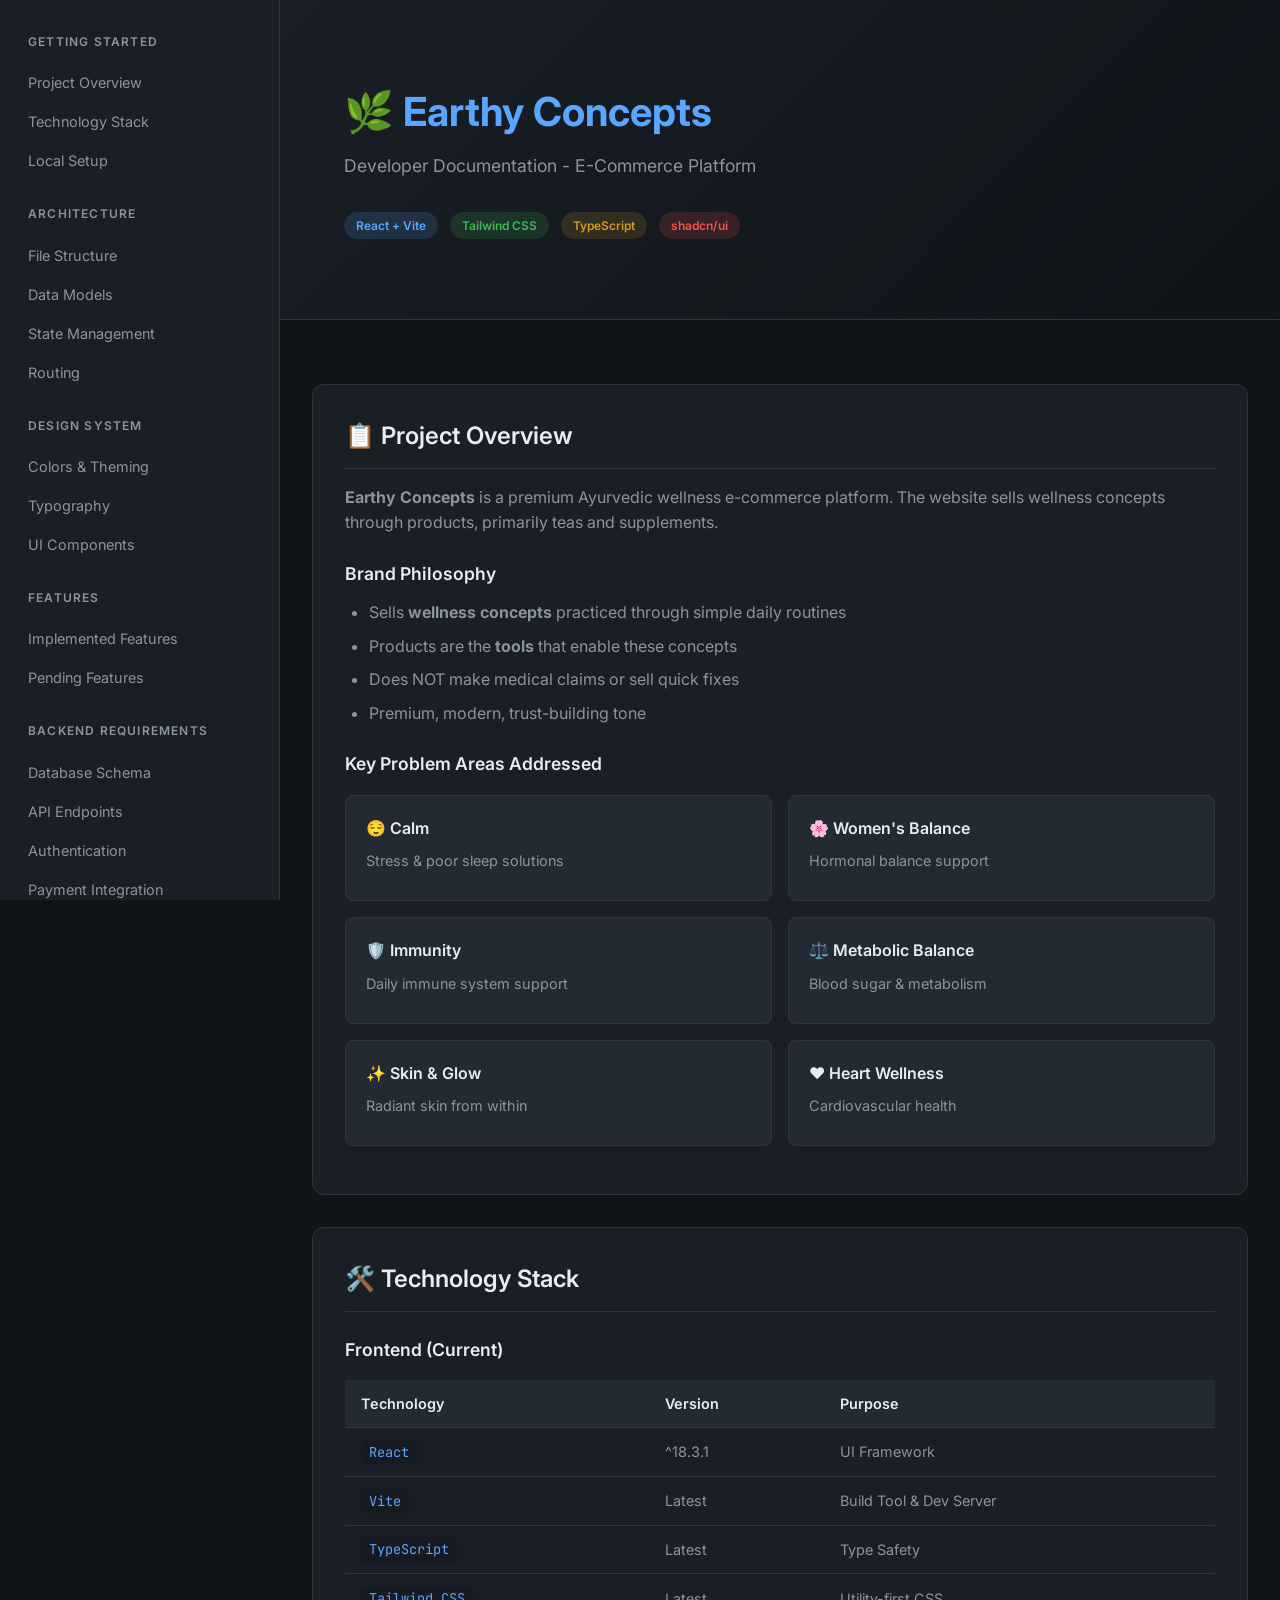
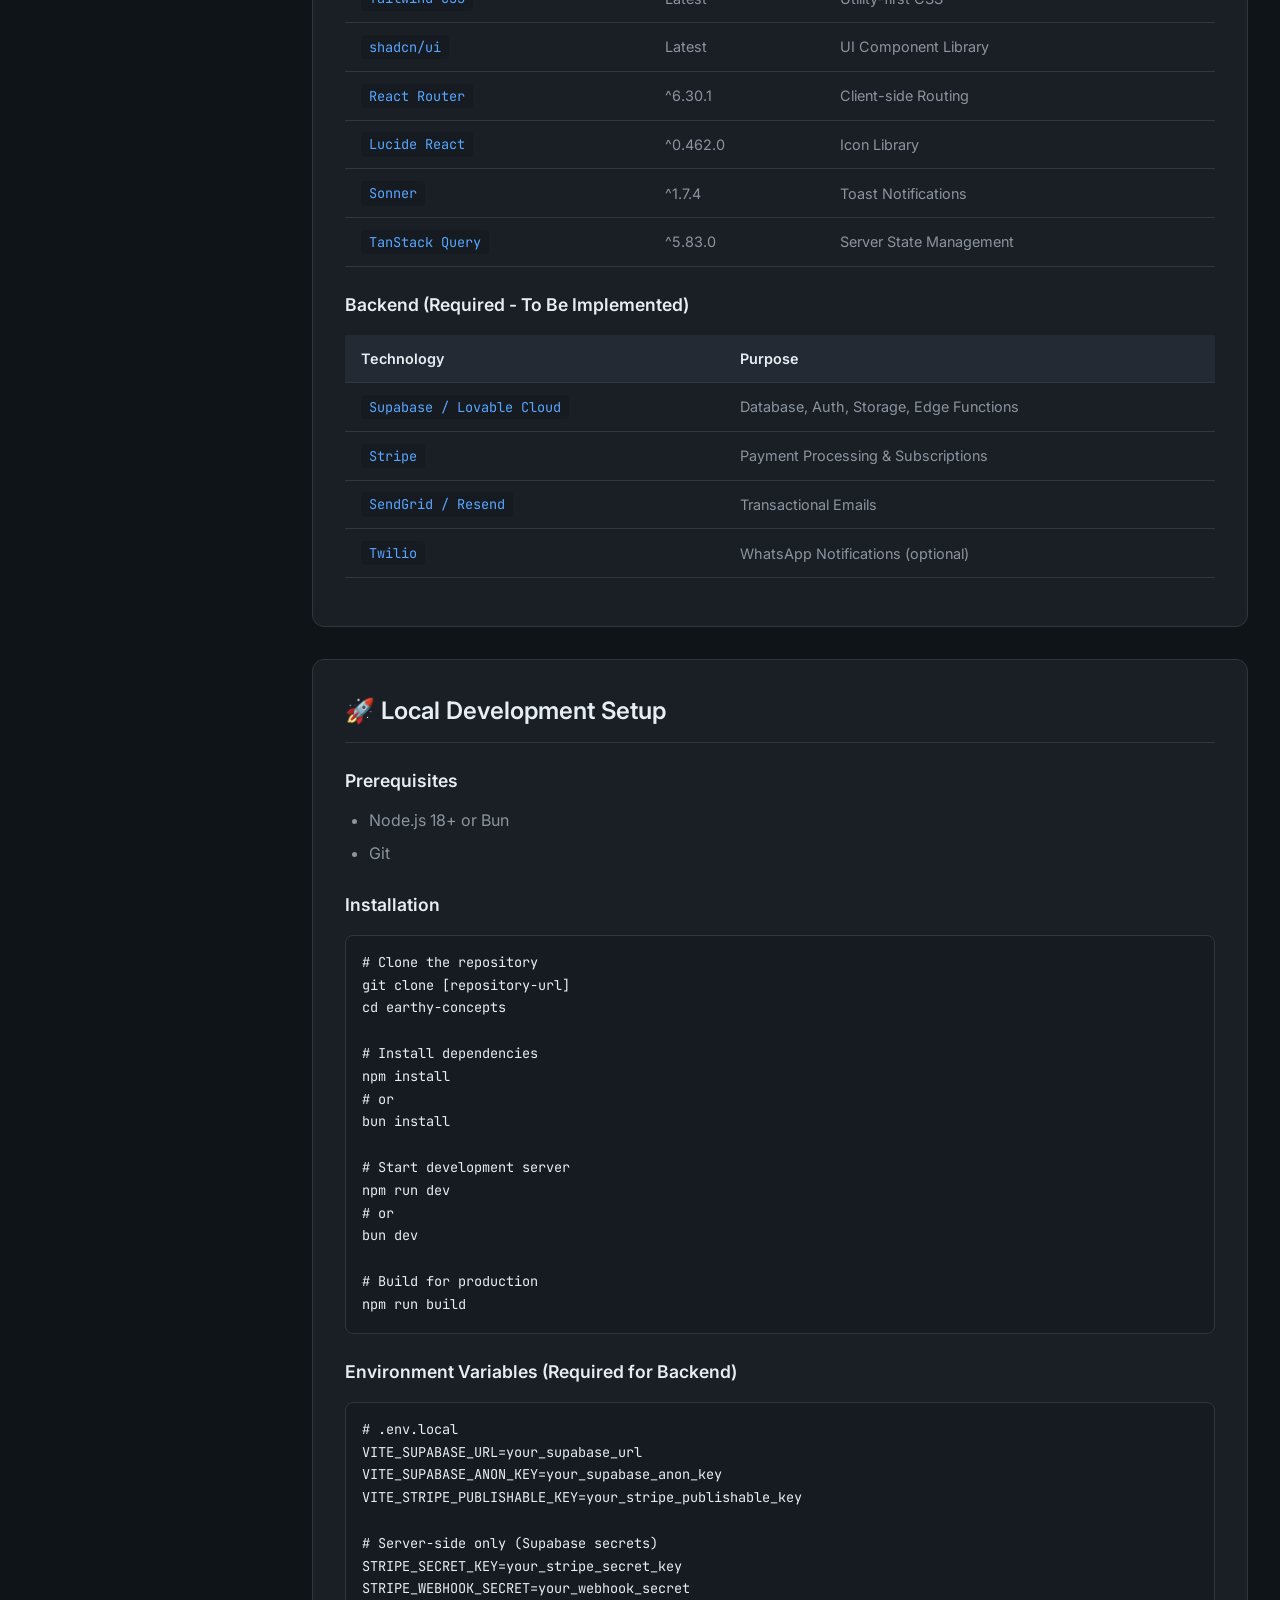
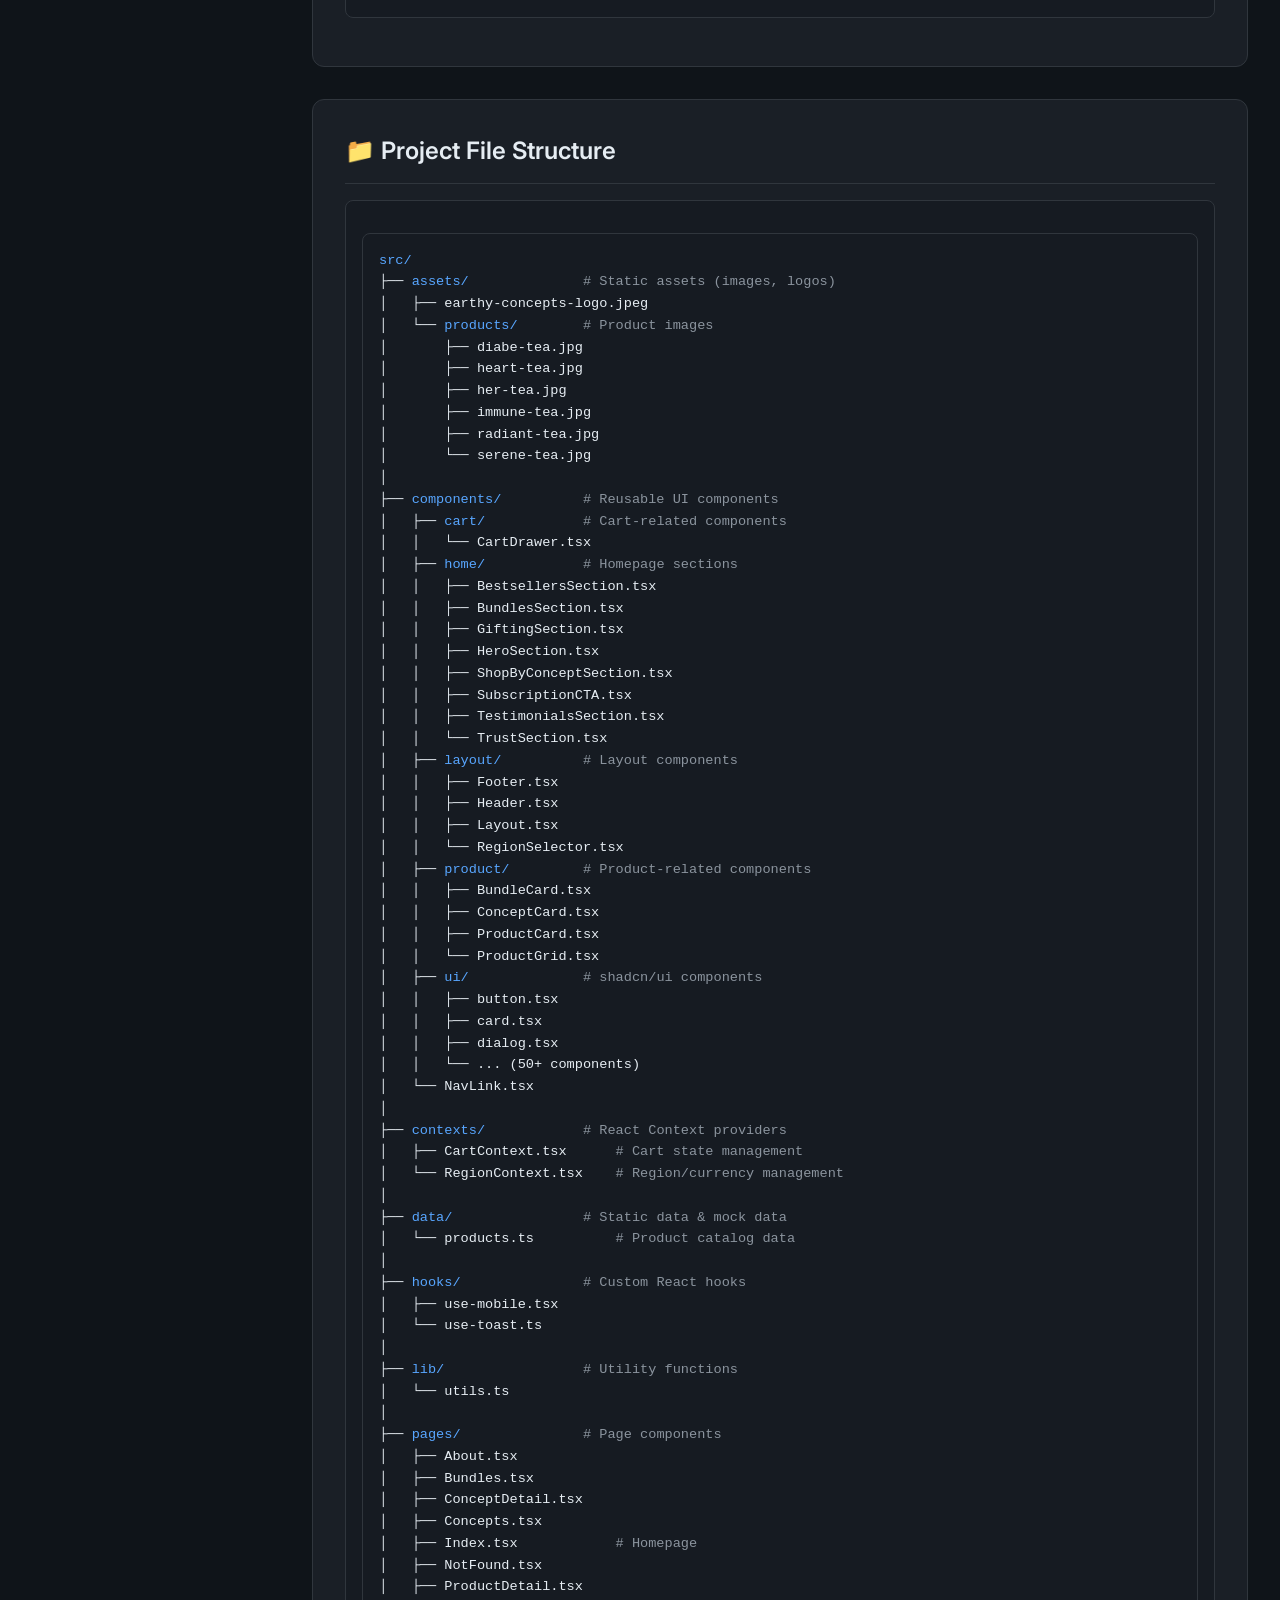
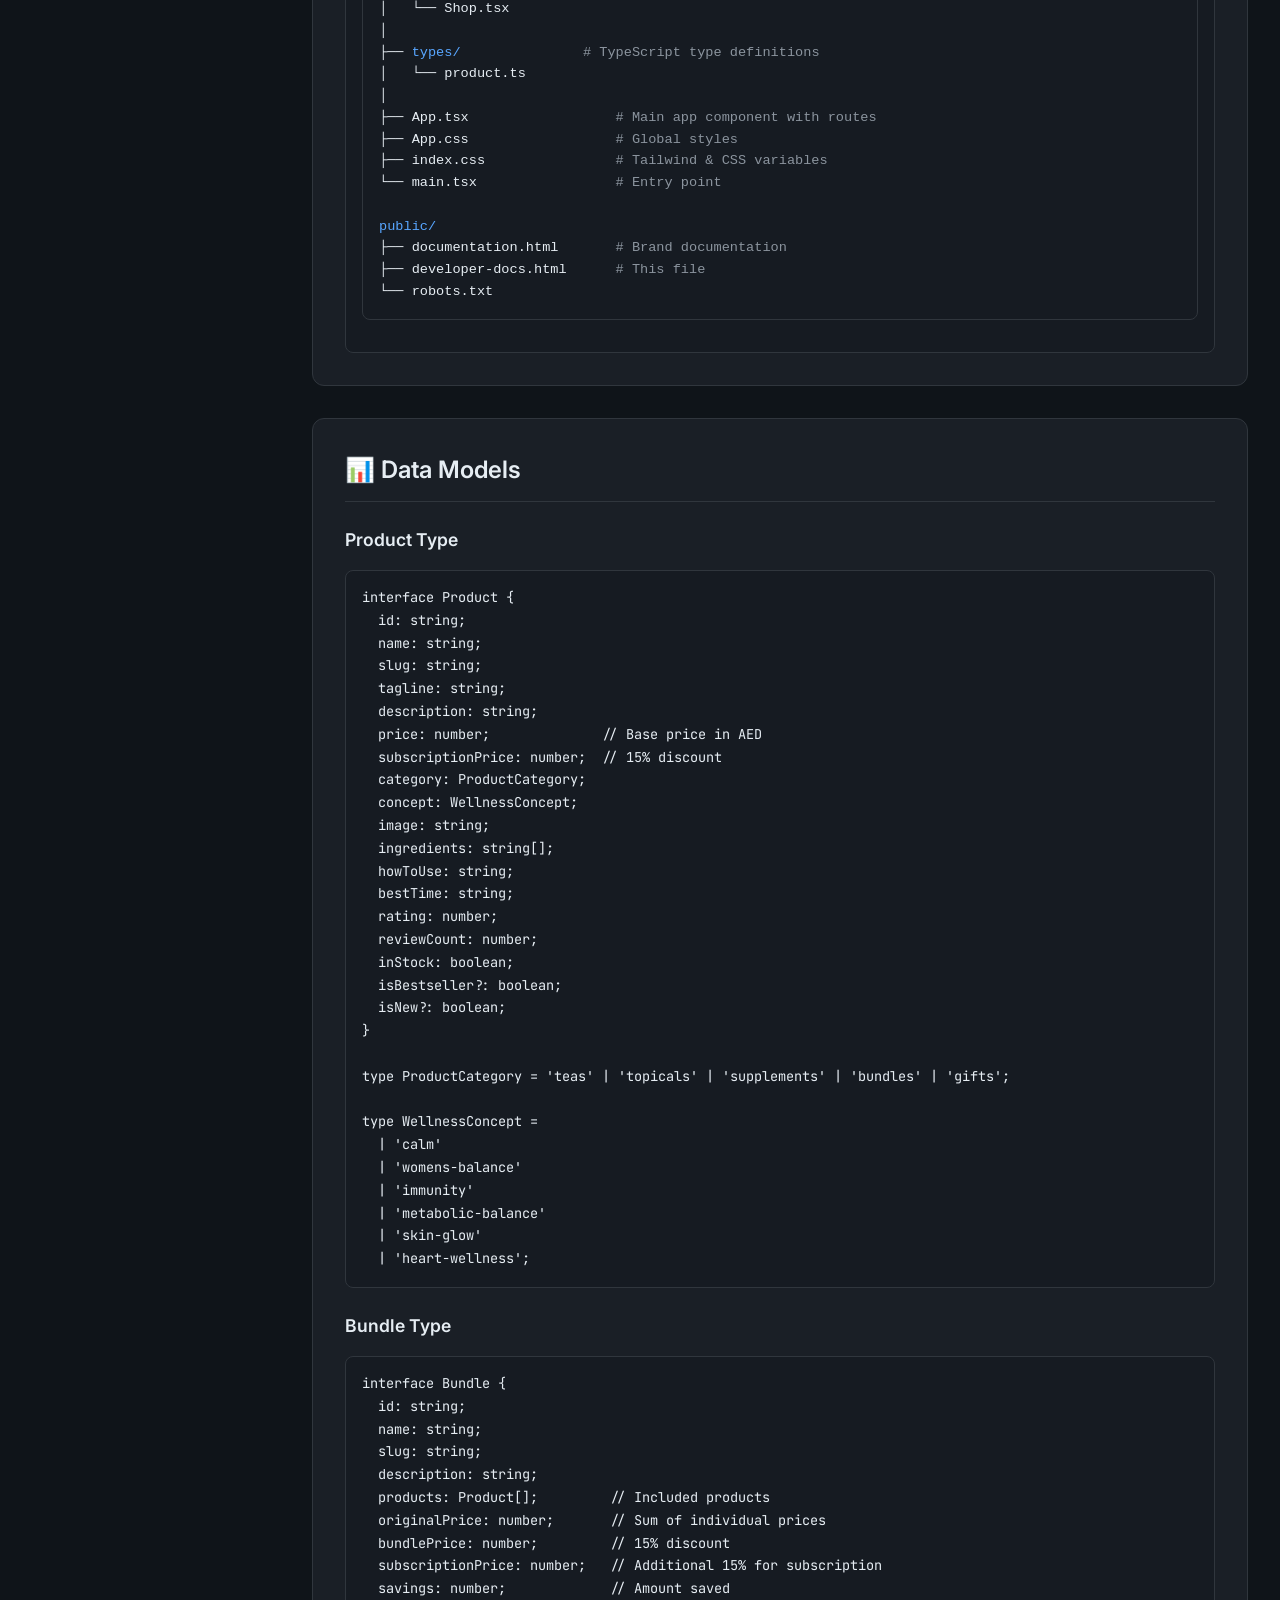
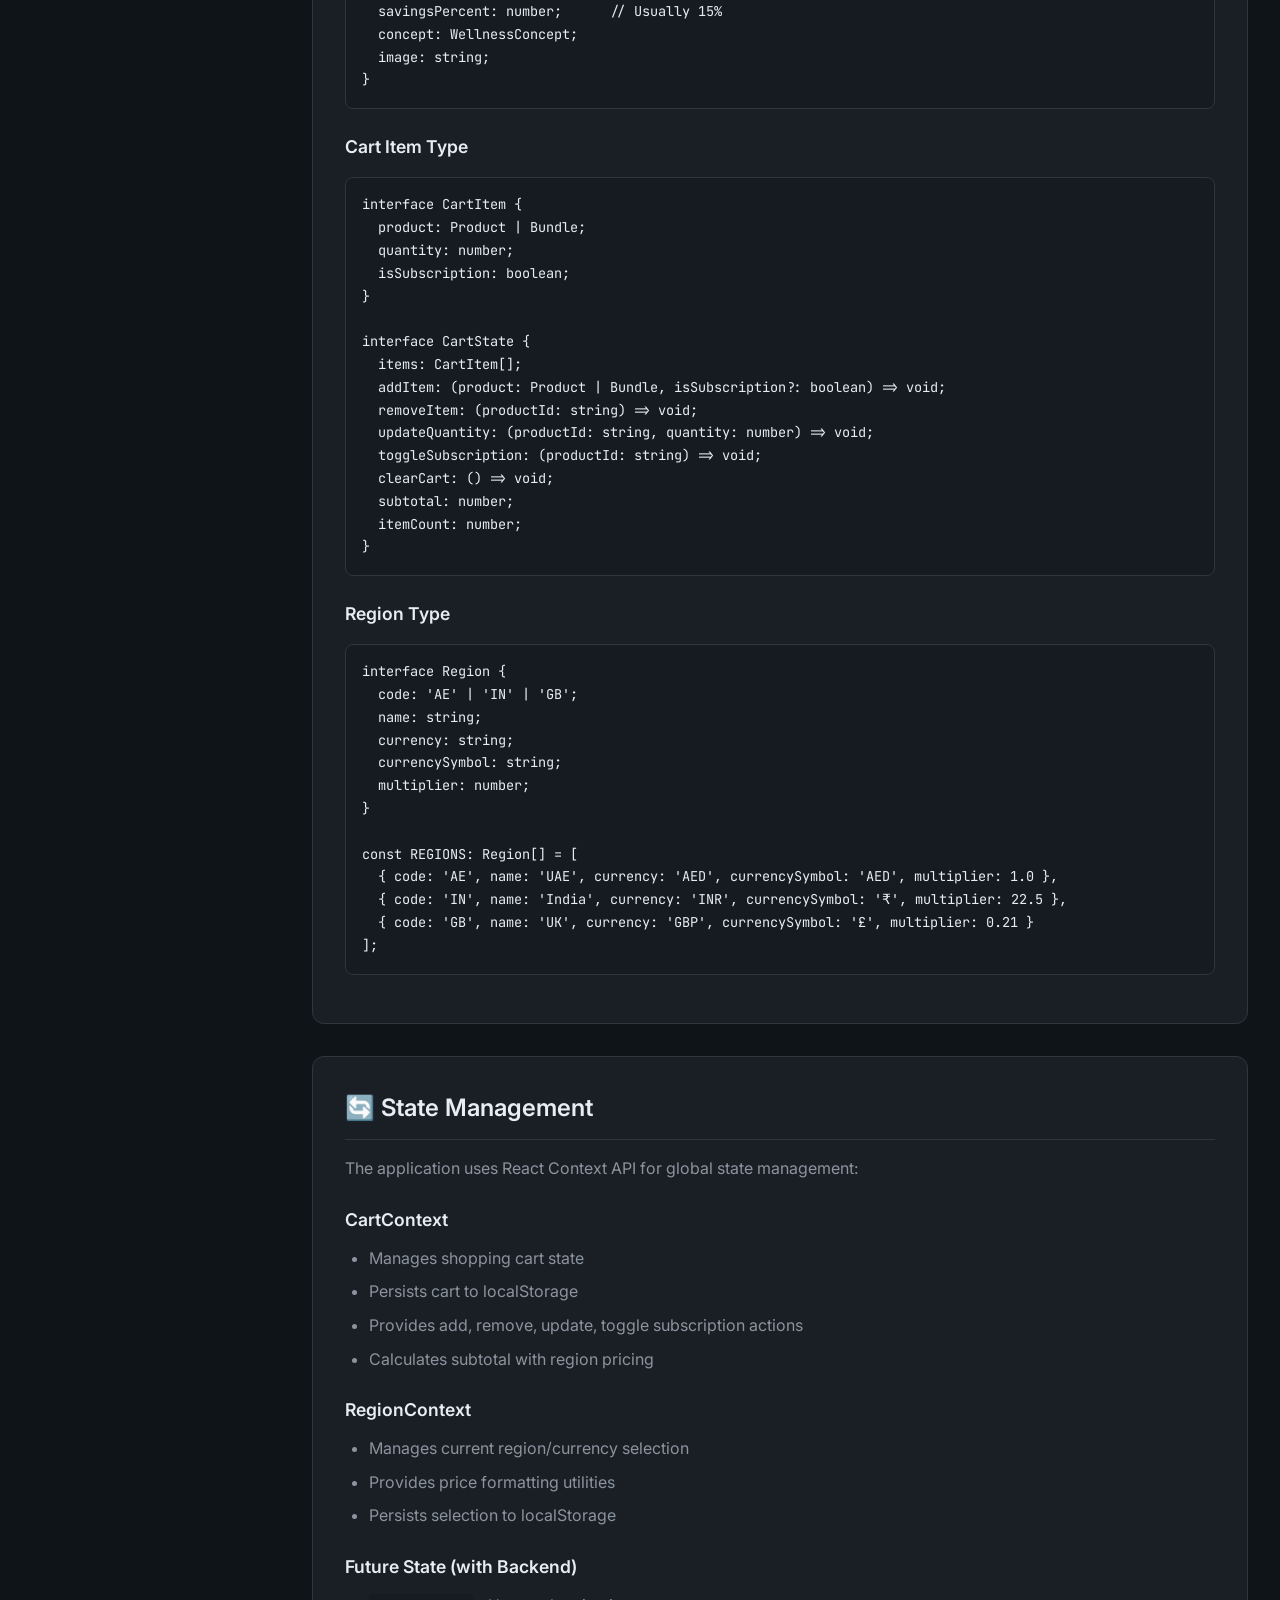
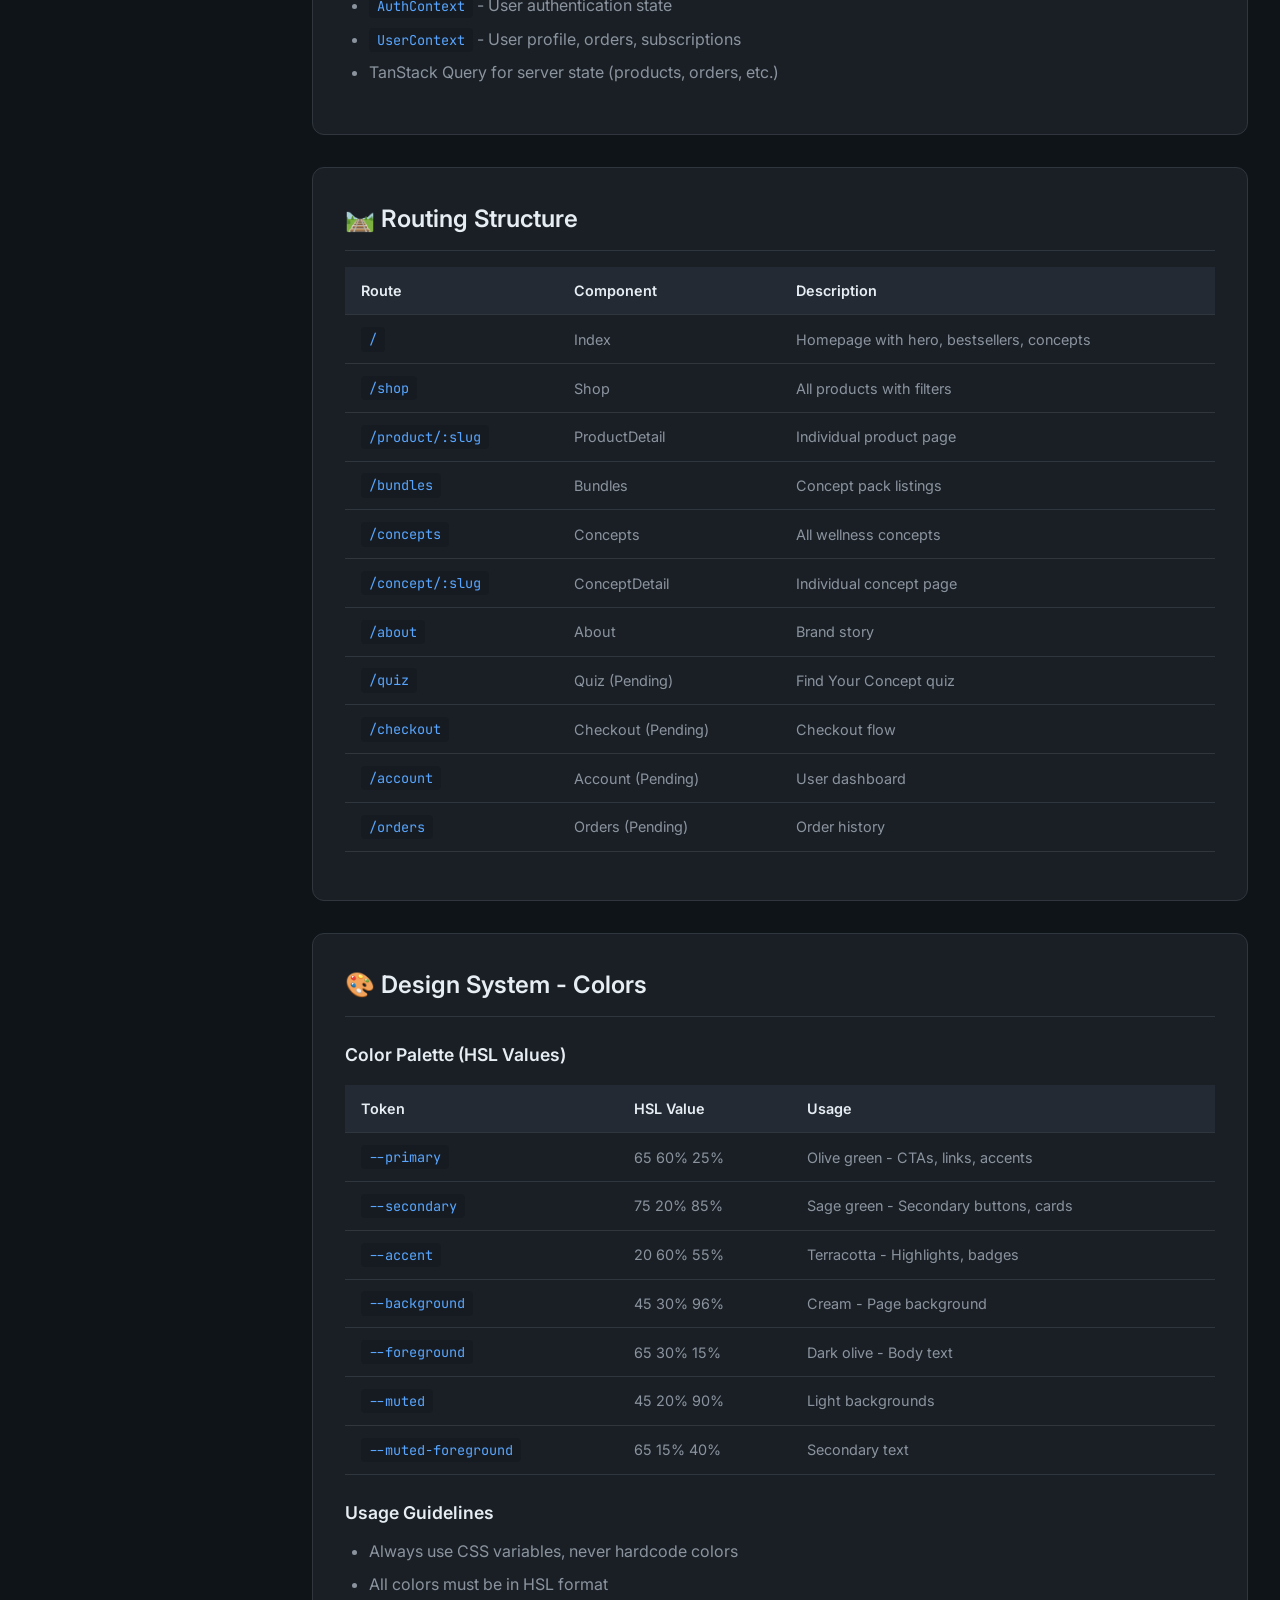
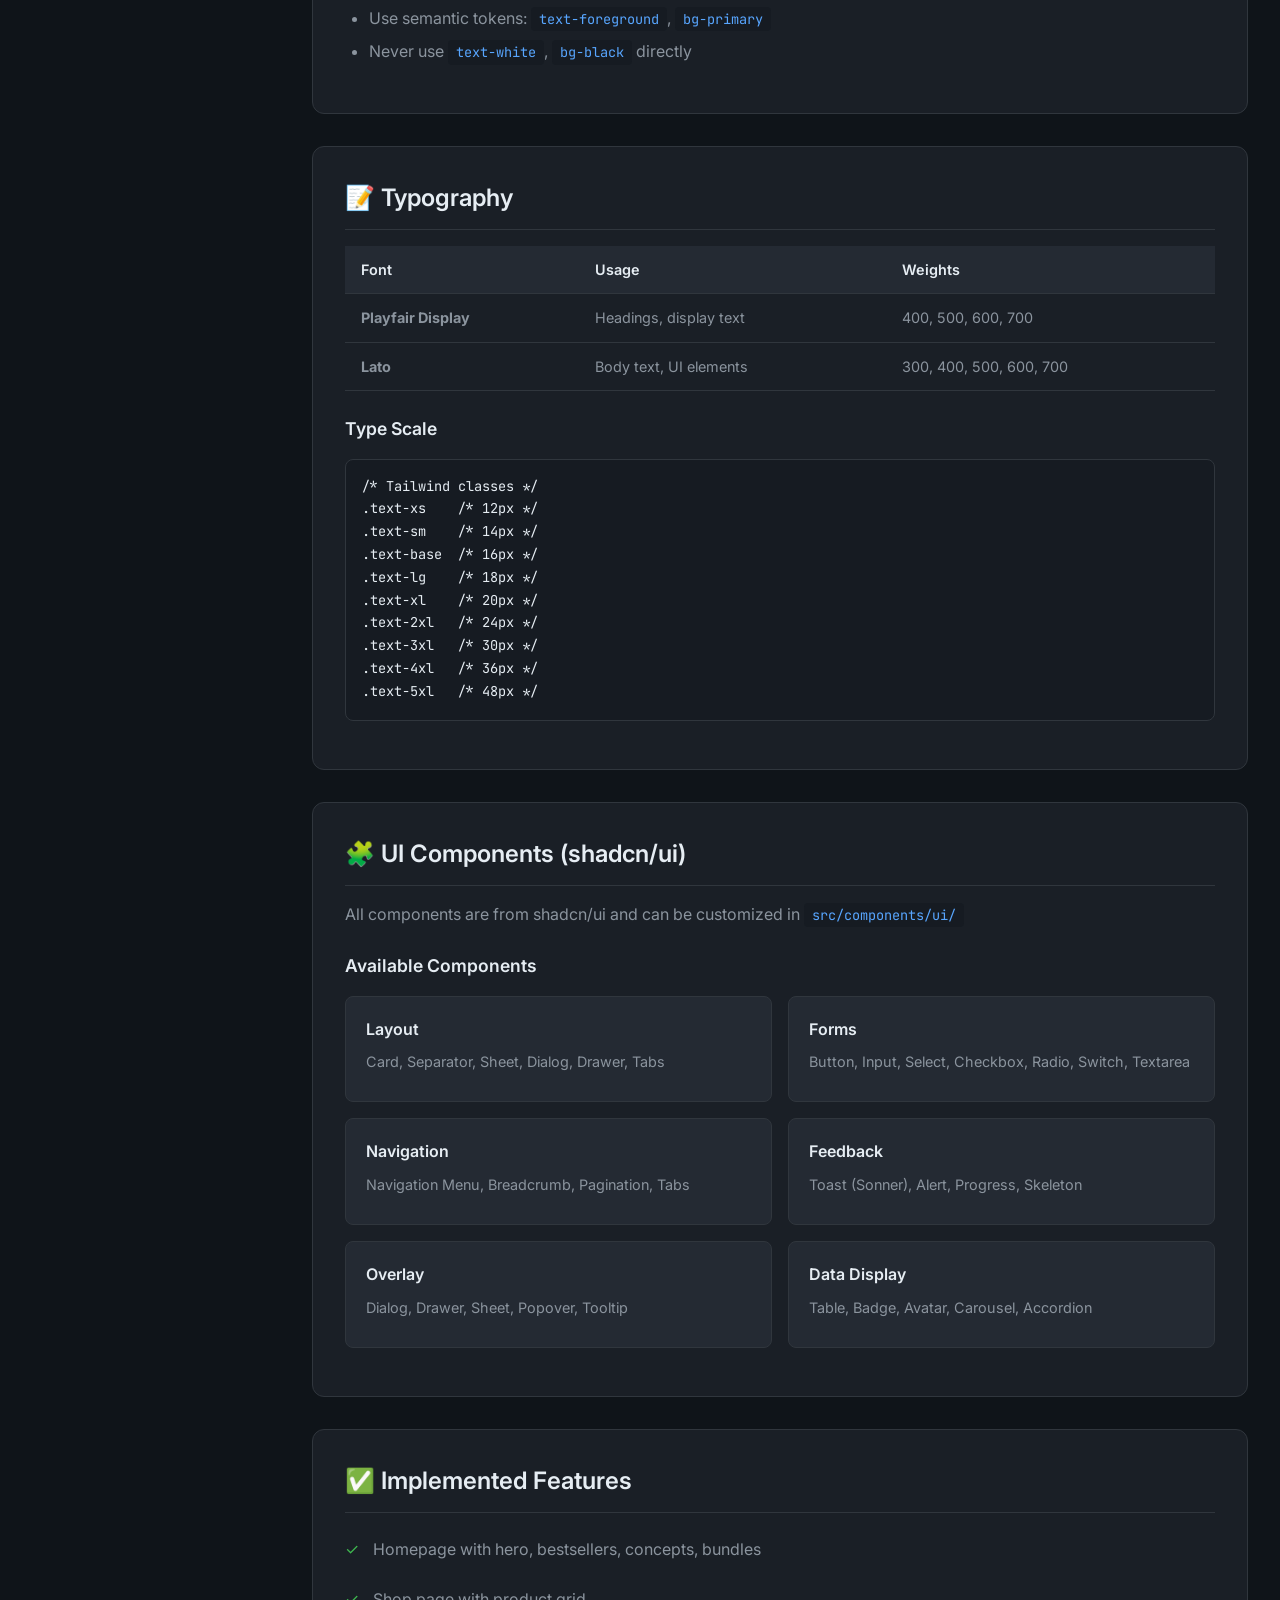
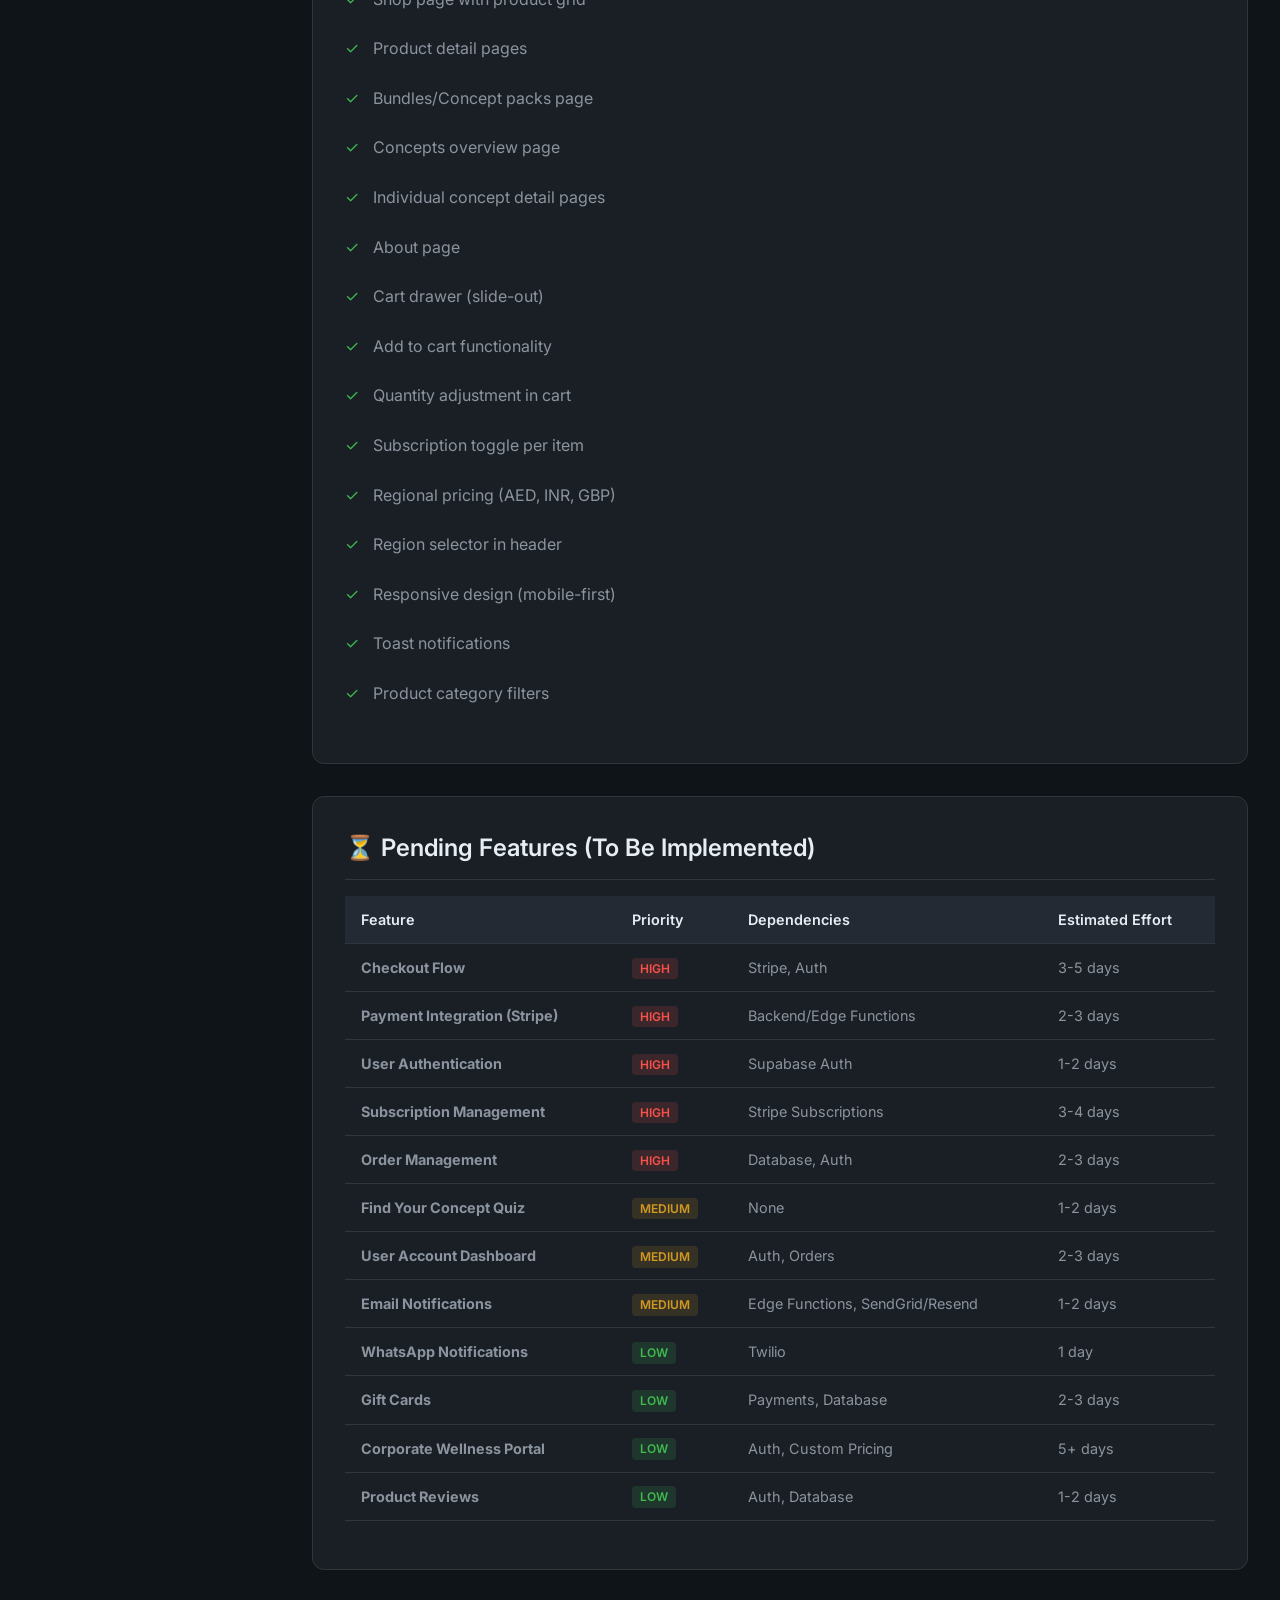
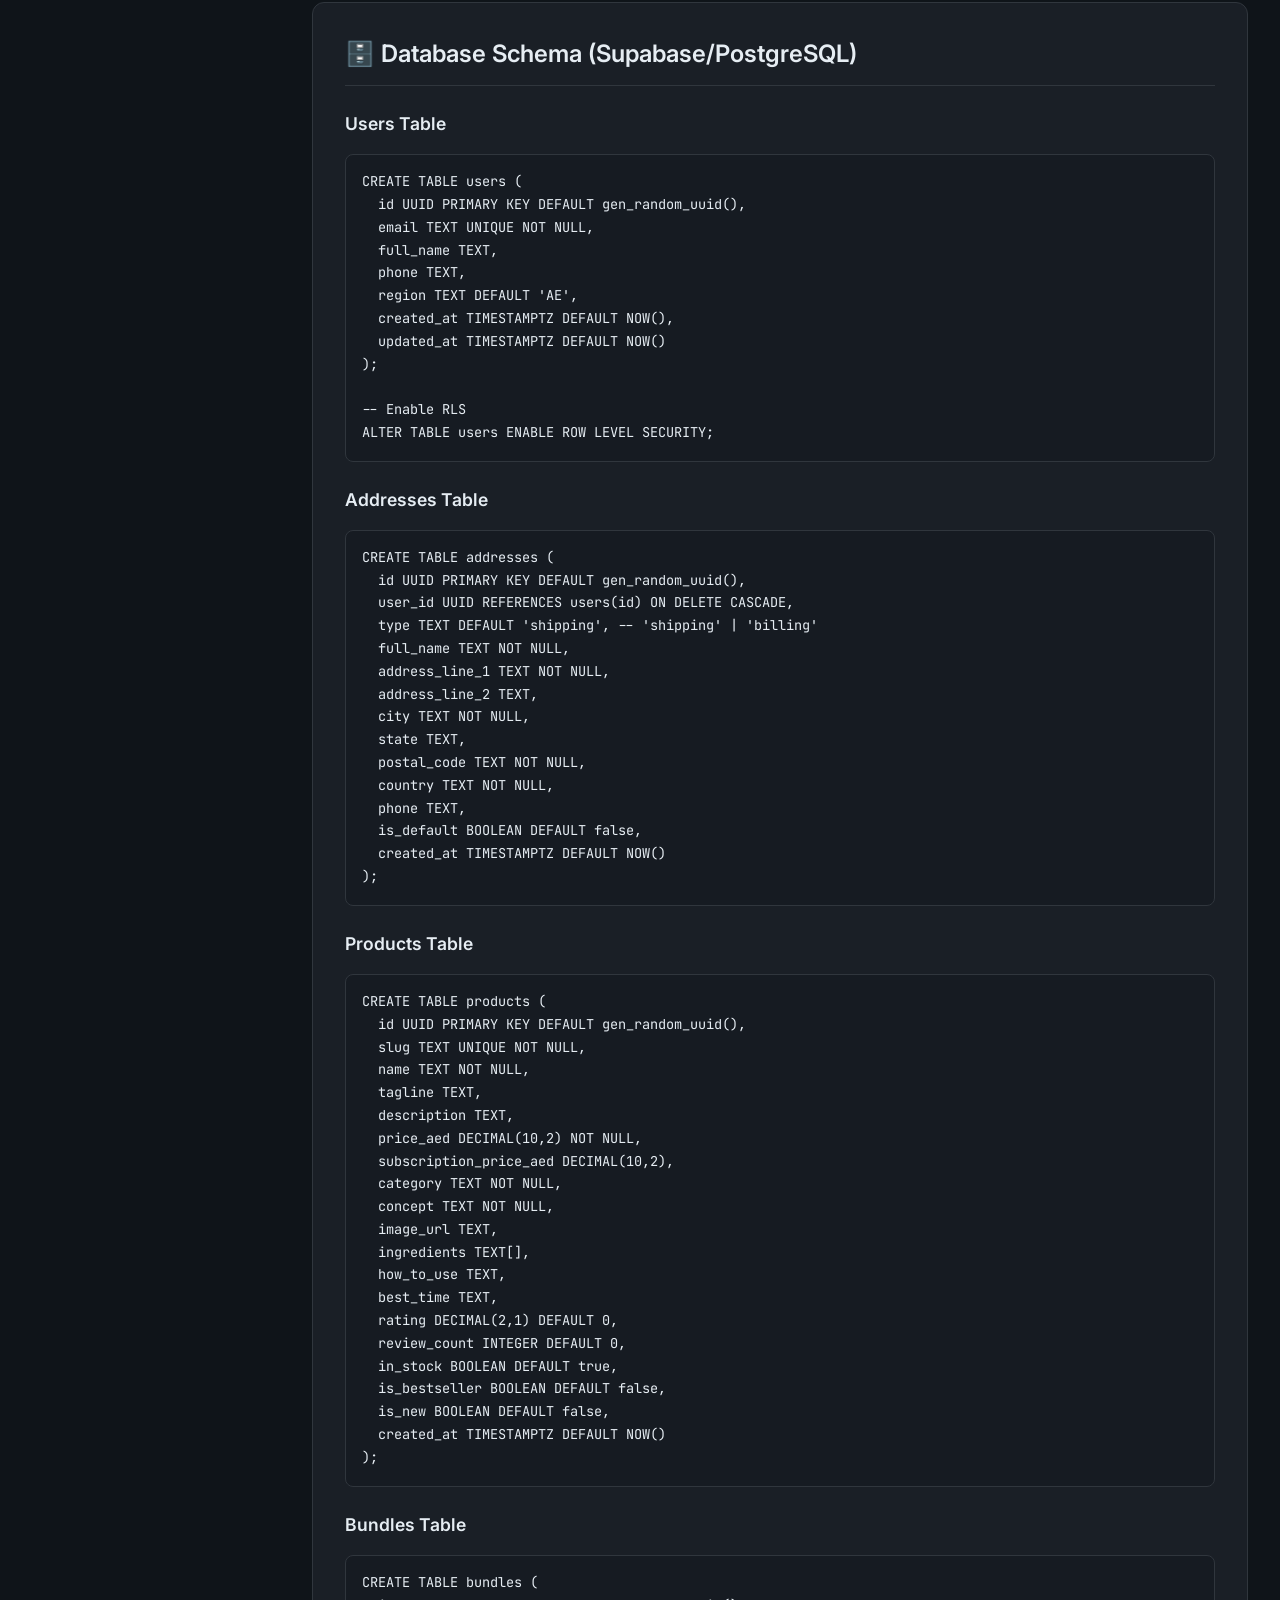
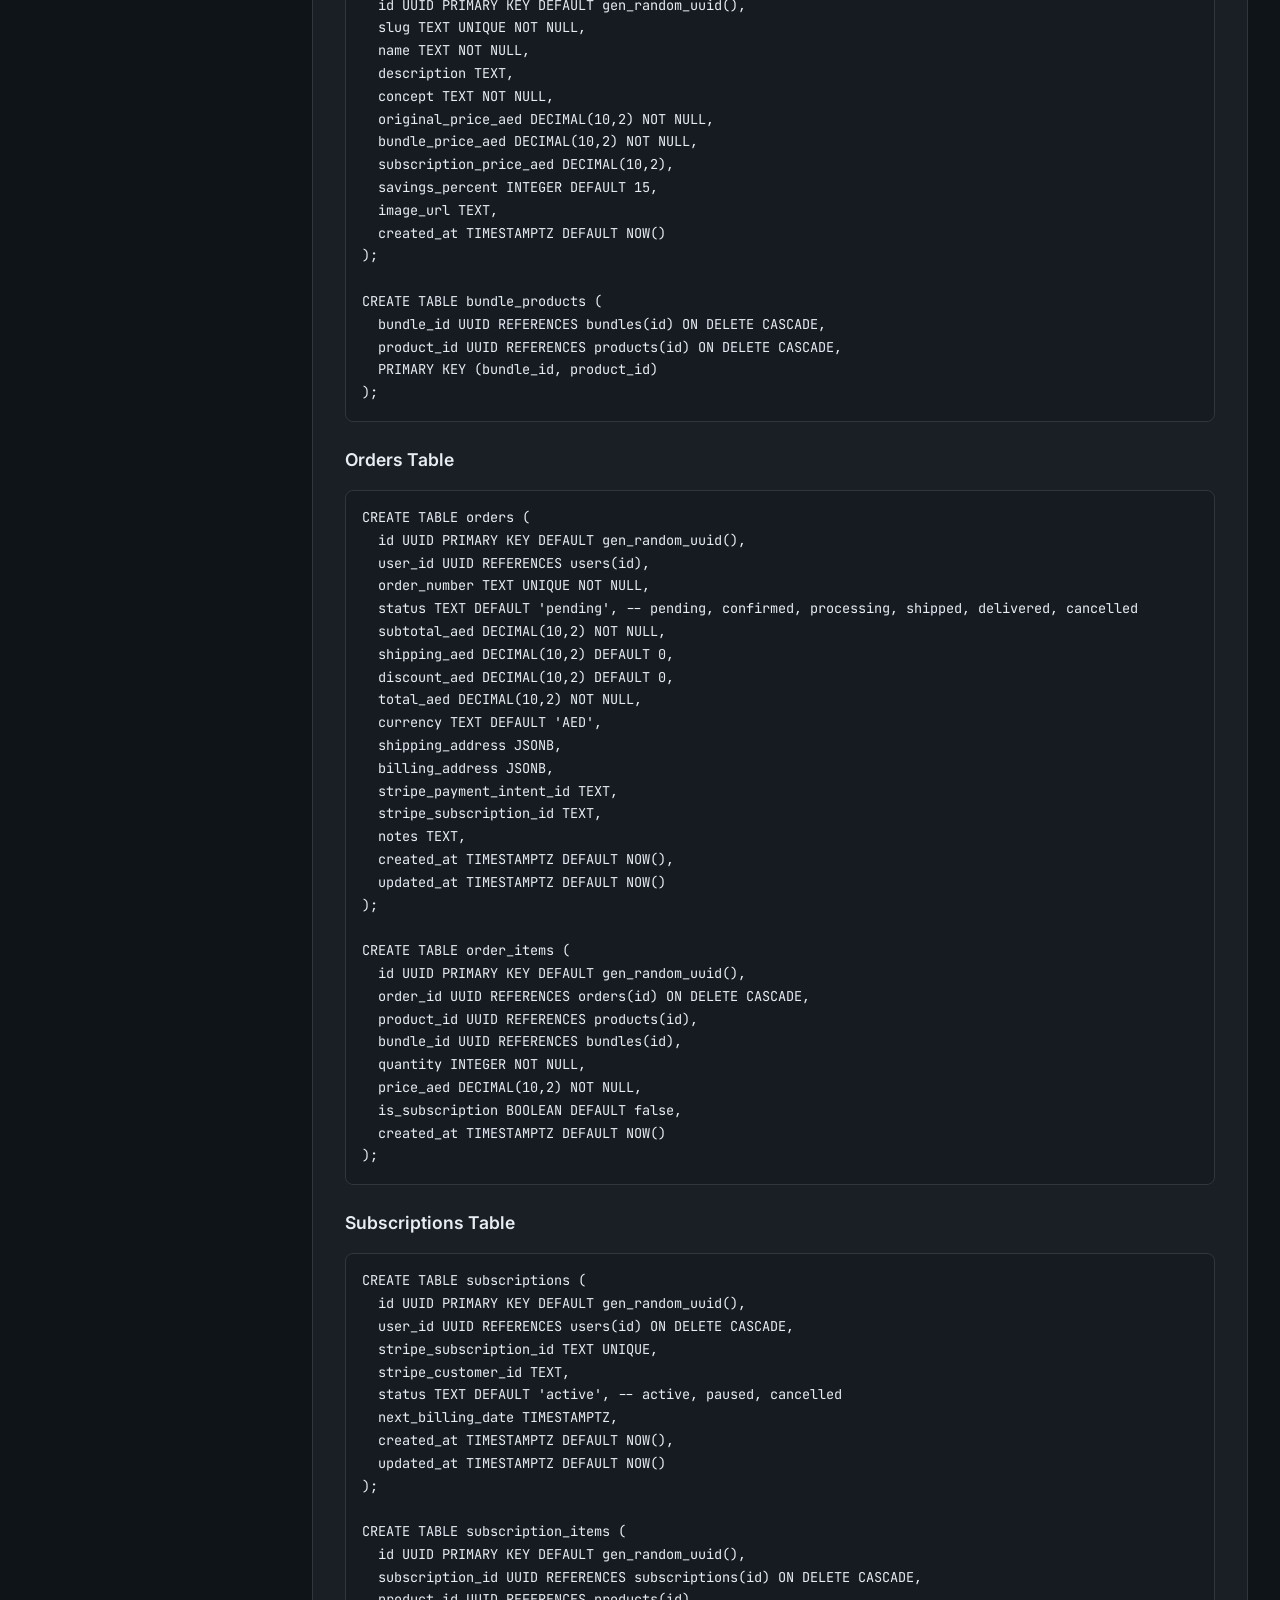
<file: public/developer-docs.html>
<!DOCTYPE html>
<html lang="en">
<head>
    <meta charset="UTF-8">
    <meta name="viewport" content="width=device-width, initial-scale=1.0">
    <title>Earthy Concepts - Developer Documentation</title>
    <link href="https://fonts.googleapis.com/css2?family=Inter:wght@400;500;600;700&family=JetBrains+Mono:wght@400;500&display=swap" rel="stylesheet">
    <style>
        :root {
            --bg: #0f1419;
            --bg-secondary: #1a1f26;
            --bg-tertiary: #242a33;
            --text: #e6edf3;
            --text-muted: #8b949e;
            --primary: #58a6ff;
            --success: #3fb950;
            --warning: #d29922;
            --error: #f85149;
            --border: #30363d;
            --code-bg: #161b22;
        }
        
        * {
            margin: 0;
            padding: 0;
            box-sizing: border-box;
        }
        
        body {
            font-family: 'Inter', -apple-system, BlinkMacSystemFont, sans-serif;
            background: var(--bg);
            color: var(--text);
            line-height: 1.6;
        }
        
        .container {
            max-width: 1200px;
            margin: 0 auto;
            padding: 2rem;
        }
        
        header {
            background: linear-gradient(135deg, var(--bg-secondary) 0%, var(--bg) 100%);
            border-bottom: 1px solid var(--border);
            padding: 3rem 2rem;
            margin-bottom: 2rem;
        }
        
        header h1 {
            font-size: 2.5rem;
            font-weight: 700;
            margin-bottom: 0.5rem;
            color: var(--primary);
        }
        
        header p {
            color: var(--text-muted);
            font-size: 1.1rem;
        }
        
        .badge {
            display: inline-block;
            padding: 0.25rem 0.75rem;
            border-radius: 9999px;
            font-size: 0.75rem;
            font-weight: 600;
            margin-right: 0.5rem;
            margin-top: 1rem;
        }
        
        .badge-primary { background: rgba(88, 166, 255, 0.15); color: var(--primary); }
        .badge-success { background: rgba(63, 185, 80, 0.15); color: var(--success); }
        .badge-warning { background: rgba(210, 153, 34, 0.15); color: var(--warning); }
        .badge-error { background: rgba(248, 81, 73, 0.15); color: var(--error); }
        
        nav.sidebar {
            position: fixed;
            left: 0;
            top: 0;
            width: 280px;
            height: 100vh;
            background: var(--bg-secondary);
            border-right: 1px solid var(--border);
            padding: 2rem 1rem;
            overflow-y: auto;
        }
        
        nav.sidebar h3 {
            color: var(--text-muted);
            font-size: 0.75rem;
            text-transform: uppercase;
            letter-spacing: 0.1em;
            margin: 1.5rem 0 0.75rem;
            padding-left: 0.75rem;
        }
        
        nav.sidebar h3:first-child {
            margin-top: 0;
        }
        
        nav.sidebar a {
            display: block;
            padding: 0.5rem 0.75rem;
            color: var(--text-muted);
            text-decoration: none;
            border-radius: 6px;
            font-size: 0.9rem;
            transition: all 0.15s;
        }
        
        nav.sidebar a:hover {
            background: var(--bg-tertiary);
            color: var(--text);
        }
        
        main {
            margin-left: 280px;
        }
        
        section {
            background: var(--bg-secondary);
            border: 1px solid var(--border);
            border-radius: 12px;
            padding: 2rem;
            margin-bottom: 2rem;
        }
        
        h2 {
            font-size: 1.5rem;
            font-weight: 600;
            margin-bottom: 1rem;
            padding-bottom: 0.75rem;
            border-bottom: 1px solid var(--border);
            color: var(--text);
        }
        
        h3 {
            font-size: 1.1rem;
            font-weight: 600;
            margin: 1.5rem 0 0.75rem;
            color: var(--text);
        }
        
        h4 {
            font-size: 1rem;
            font-weight: 600;
            margin: 1rem 0 0.5rem;
            color: var(--text-muted);
        }
        
        p {
            color: var(--text-muted);
            margin-bottom: 1rem;
        }
        
        ul, ol {
            margin-left: 1.5rem;
            margin-bottom: 1rem;
            color: var(--text-muted);
        }
        
        li {
            margin-bottom: 0.5rem;
        }
        
        code {
            font-family: 'JetBrains Mono', monospace;
            background: var(--code-bg);
            padding: 0.2rem 0.5rem;
            border-radius: 4px;
            font-size: 0.85rem;
            color: var(--primary);
        }
        
        pre {
            background: var(--code-bg);
            border: 1px solid var(--border);
            border-radius: 8px;
            padding: 1rem;
            overflow-x: auto;
            margin: 1rem 0;
        }
        
        pre code {
            background: none;
            padding: 0;
            color: var(--text);
        }
        
        table {
            width: 100%;
            border-collapse: collapse;
            margin: 1rem 0;
            font-size: 0.9rem;
        }
        
        th, td {
            padding: 0.75rem 1rem;
            text-align: left;
            border-bottom: 1px solid var(--border);
        }
        
        th {
            background: var(--bg-tertiary);
            font-weight: 600;
            color: var(--text);
        }
        
        td {
            color: var(--text-muted);
        }
        
        .status-implemented { color: var(--success); }
        .status-pending { color: var(--warning); }
        .status-not-started { color: var(--error); }
        
        .priority-high { 
            background: rgba(248, 81, 73, 0.15); 
            color: var(--error);
            padding: 0.2rem 0.5rem;
            border-radius: 4px;
            font-size: 0.75rem;
            font-weight: 600;
        }
        
        .priority-medium { 
            background: rgba(210, 153, 34, 0.15); 
            color: var(--warning);
            padding: 0.2rem 0.5rem;
            border-radius: 4px;
            font-size: 0.75rem;
            font-weight: 600;
        }
        
        .priority-low { 
            background: rgba(63, 185, 80, 0.15); 
            color: var(--success);
            padding: 0.2rem 0.5rem;
            border-radius: 4px;
            font-size: 0.75rem;
            font-weight: 600;
        }
        
        .card-grid {
            display: grid;
            grid-template-columns: repeat(auto-fit, minmax(280px, 1fr));
            gap: 1rem;
            margin: 1rem 0;
        }
        
        .card {
            background: var(--bg-tertiary);
            border: 1px solid var(--border);
            border-radius: 8px;
            padding: 1.25rem;
        }
        
        .card h4 {
            margin-top: 0;
            color: var(--text);
        }
        
        .card p {
            font-size: 0.9rem;
            margin-bottom: 0.5rem;
        }
        
        .file-tree {
            font-family: 'JetBrains Mono', monospace;
            font-size: 0.85rem;
            background: var(--code-bg);
            border-radius: 8px;
            padding: 1rem;
            border: 1px solid var(--border);
        }
        
        .file-tree .folder {
            color: var(--primary);
        }
        
        .file-tree .file {
            color: var(--text-muted);
        }
        
        .api-endpoint {
            background: var(--bg-tertiary);
            border: 1px solid var(--border);
            border-radius: 8px;
            padding: 1rem;
            margin: 1rem 0;
        }
        
        .api-endpoint .method {
            display: inline-block;
            padding: 0.25rem 0.5rem;
            border-radius: 4px;
            font-size: 0.75rem;
            font-weight: 600;
            margin-right: 0.75rem;
        }
        
        .method-get { background: rgba(63, 185, 80, 0.15); color: var(--success); }
        .method-post { background: rgba(88, 166, 255, 0.15); color: var(--primary); }
        .method-put { background: rgba(210, 153, 34, 0.15); color: var(--warning); }
        .method-delete { background: rgba(248, 81, 73, 0.15); color: var(--error); }
        
        .checklist {
            list-style: none;
            margin-left: 0;
        }
        
        .checklist li {
            padding: 0.5rem 0;
            padding-left: 1.75rem;
            position: relative;
        }
        
        .checklist li::before {
            content: "☐";
            position: absolute;
            left: 0;
            color: var(--text-muted);
        }
        
        .checklist li.done::before {
            content: "✓";
            color: var(--success);
        }
        
        @media (max-width: 900px) {
            nav.sidebar {
                position: static;
                width: 100%;
                height: auto;
                border-right: none;
                border-bottom: 1px solid var(--border);
            }
            
            main {
                margin-left: 0;
            }
        }
        
        .toc-number {
            color: var(--text-muted);
            margin-right: 0.5rem;
        }
    </style>
</head>
<body>
    <nav class="sidebar">
        <h3>Getting Started</h3>
        <a href="#overview">Project Overview</a>
        <a href="#tech-stack">Technology Stack</a>
        <a href="#setup">Local Setup</a>
        
        <h3>Architecture</h3>
        <a href="#file-structure">File Structure</a>
        <a href="#data-models">Data Models</a>
        <a href="#state-management">State Management</a>
        <a href="#routing">Routing</a>
        
        <h3>Design System</h3>
        <a href="#colors">Colors & Theming</a>
        <a href="#typography">Typography</a>
        <a href="#components">UI Components</a>
        
        <h3>Features</h3>
        <a href="#implemented">Implemented Features</a>
        <a href="#pending">Pending Features</a>
        
        <h3>Backend Requirements</h3>
        <a href="#database">Database Schema</a>
        <a href="#api">API Endpoints</a>
        <a href="#auth">Authentication</a>
        <a href="#payments">Payment Integration</a>
        
        <h3>Product Data</h3>
        <a href="#products">Product Catalog</a>
        <a href="#bundles">Bundles</a>
        <a href="#concepts">Wellness Concepts</a>
        
        <h3>Business Logic</h3>
        <a href="#pricing">Pricing Logic</a>
        <a href="#subscriptions">Subscription Logic</a>
        <a href="#regional">Regional Support</a>
        
        <h3>Compliance</h3>
        <a href="#language">Language Guidelines</a>
        <a href="#metrics">Success Metrics</a>
    </nav>
    
    <main>
        <header>
            <div class="container">
                <h1>🌿 Earthy Concepts</h1>
                <p>Developer Documentation - E-Commerce Platform</p>
                <span class="badge badge-primary">React + Vite</span>
                <span class="badge badge-success">Tailwind CSS</span>
                <span class="badge badge-warning">TypeScript</span>
                <span class="badge badge-error">shadcn/ui</span>
            </div>
        </header>
        
        <div class="container">
            
            <!-- Project Overview -->
            <section id="overview">
                <h2>📋 Project Overview</h2>
                <p><strong>Earthy Concepts</strong> is a premium Ayurvedic wellness e-commerce platform. The website sells wellness concepts through products, primarily teas and supplements.</p>
                
                <h3>Brand Philosophy</h3>
                <ul>
                    <li>Sells <strong>wellness concepts</strong> practiced through simple daily routines</li>
                    <li>Products are the <strong>tools</strong> that enable these concepts</li>
                    <li>Does NOT make medical claims or sell quick fixes</li>
                    <li>Premium, modern, trust-building tone</li>
                </ul>
                
                <h3>Key Problem Areas Addressed</h3>
                <div class="card-grid">
                    <div class="card">
                        <h4>😌 Calm</h4>
                        <p>Stress & poor sleep solutions</p>
                    </div>
                    <div class="card">
                        <h4>🌸 Women's Balance</h4>
                        <p>Hormonal balance support</p>
                    </div>
                    <div class="card">
                        <h4>🛡️ Immunity</h4>
                        <p>Daily immune system support</p>
                    </div>
                    <div class="card">
                        <h4>⚖️ Metabolic Balance</h4>
                        <p>Blood sugar & metabolism</p>
                    </div>
                    <div class="card">
                        <h4>✨ Skin & Glow</h4>
                        <p>Radiant skin from within</p>
                    </div>
                    <div class="card">
                        <h4>❤️ Heart Wellness</h4>
                        <p>Cardiovascular health</p>
                    </div>
                </div>
            </section>
            
            <!-- Technology Stack -->
            <section id="tech-stack">
                <h2>🛠️ Technology Stack</h2>
                
                <h3>Frontend (Current)</h3>
                <table>
                    <tr>
                        <th>Technology</th>
                        <th>Version</th>
                        <th>Purpose</th>
                    </tr>
                    <tr>
                        <td><code>React</code></td>
                        <td>^18.3.1</td>
                        <td>UI Framework</td>
                    </tr>
                    <tr>
                        <td><code>Vite</code></td>
                        <td>Latest</td>
                        <td>Build Tool & Dev Server</td>
                    </tr>
                    <tr>
                        <td><code>TypeScript</code></td>
                        <td>Latest</td>
                        <td>Type Safety</td>
                    </tr>
                    <tr>
                        <td><code>Tailwind CSS</code></td>
                        <td>Latest</td>
                        <td>Utility-first CSS</td>
                    </tr>
                    <tr>
                        <td><code>shadcn/ui</code></td>
                        <td>Latest</td>
                        <td>UI Component Library</td>
                    </tr>
                    <tr>
                        <td><code>React Router</code></td>
                        <td>^6.30.1</td>
                        <td>Client-side Routing</td>
                    </tr>
                    <tr>
                        <td><code>Lucide React</code></td>
                        <td>^0.462.0</td>
                        <td>Icon Library</td>
                    </tr>
                    <tr>
                        <td><code>Sonner</code></td>
                        <td>^1.7.4</td>
                        <td>Toast Notifications</td>
                    </tr>
                    <tr>
                        <td><code>TanStack Query</code></td>
                        <td>^5.83.0</td>
                        <td>Server State Management</td>
                    </tr>
                </table>
                
                <h3>Backend (Required - To Be Implemented)</h3>
                <table>
                    <tr>
                        <th>Technology</th>
                        <th>Purpose</th>
                    </tr>
                    <tr>
                        <td><code>Supabase / Lovable Cloud</code></td>
                        <td>Database, Auth, Storage, Edge Functions</td>
                    </tr>
                    <tr>
                        <td><code>Stripe</code></td>
                        <td>Payment Processing & Subscriptions</td>
                    </tr>
                    <tr>
                        <td><code>SendGrid / Resend</code></td>
                        <td>Transactional Emails</td>
                    </tr>
                    <tr>
                        <td><code>Twilio</code></td>
                        <td>WhatsApp Notifications (optional)</td>
                    </tr>
                </table>
            </section>
            
            <!-- Local Setup -->
            <section id="setup">
                <h2>🚀 Local Development Setup</h2>
                
                <h3>Prerequisites</h3>
                <ul>
                    <li>Node.js 18+ or Bun</li>
                    <li>Git</li>
                </ul>
                
                <h3>Installation</h3>
<pre><code># Clone the repository
git clone [repository-url]
cd earthy-concepts

# Install dependencies
npm install
# or
bun install

# Start development server
npm run dev
# or
bun dev

# Build for production
npm run build</code></pre>
                
                <h3>Environment Variables (Required for Backend)</h3>
<pre><code># .env.local
VITE_SUPABASE_URL=your_supabase_url
VITE_SUPABASE_ANON_KEY=your_supabase_anon_key
VITE_STRIPE_PUBLISHABLE_KEY=your_stripe_publishable_key

# Server-side only (Supabase secrets)
STRIPE_SECRET_KEY=your_stripe_secret_key
STRIPE_WEBHOOK_SECRET=your_webhook_secret</code></pre>
            </section>
            
            <!-- File Structure -->
            <section id="file-structure">
                <h2>📁 Project File Structure</h2>
                
                <div class="file-tree">
<pre><span class="folder">src/</span>
├── <span class="folder">assets/</span>              <span class="file"># Static assets (images, logos)</span>
│   ├── earthy-concepts-logo.jpeg
│   └── <span class="folder">products/</span>        <span class="file"># Product images</span>
│       ├── diabe-tea.jpg
│       ├── heart-tea.jpg
│       ├── her-tea.jpg
│       ├── immune-tea.jpg
│       ├── radiant-tea.jpg
│       └── serene-tea.jpg
│
├── <span class="folder">components/</span>          <span class="file"># Reusable UI components</span>
│   ├── <span class="folder">cart/</span>            <span class="file"># Cart-related components</span>
│   │   └── CartDrawer.tsx
│   ├── <span class="folder">home/</span>            <span class="file"># Homepage sections</span>
│   │   ├── BestsellersSection.tsx
│   │   ├── BundlesSection.tsx
│   │   ├── GiftingSection.tsx
│   │   ├── HeroSection.tsx
│   │   ├── ShopByConceptSection.tsx
│   │   ├── SubscriptionCTA.tsx
│   │   ├── TestimonialsSection.tsx
│   │   └── TrustSection.tsx
│   ├── <span class="folder">layout/</span>          <span class="file"># Layout components</span>
│   │   ├── Footer.tsx
│   │   ├── Header.tsx
│   │   ├── Layout.tsx
│   │   └── RegionSelector.tsx
│   ├── <span class="folder">product/</span>         <span class="file"># Product-related components</span>
│   │   ├── BundleCard.tsx
│   │   ├── ConceptCard.tsx
│   │   ├── ProductCard.tsx
│   │   └── ProductGrid.tsx
│   ├── <span class="folder">ui/</span>              <span class="file"># shadcn/ui components</span>
│   │   ├── button.tsx
│   │   ├── card.tsx
│   │   ├── dialog.tsx
│   │   └── ... (50+ components)
│   └── NavLink.tsx
│
├── <span class="folder">contexts/</span>            <span class="file"># React Context providers</span>
│   ├── CartContext.tsx      <span class="file"># Cart state management</span>
│   └── RegionContext.tsx    <span class="file"># Region/currency management</span>
│
├── <span class="folder">data/</span>                <span class="file"># Static data & mock data</span>
│   └── products.ts          <span class="file"># Product catalog data</span>
│
├── <span class="folder">hooks/</span>               <span class="file"># Custom React hooks</span>
│   ├── use-mobile.tsx
│   └── use-toast.ts
│
├── <span class="folder">lib/</span>                 <span class="file"># Utility functions</span>
│   └── utils.ts
│
├── <span class="folder">pages/</span>               <span class="file"># Page components</span>
│   ├── About.tsx
│   ├── Bundles.tsx
│   ├── ConceptDetail.tsx
│   ├── Concepts.tsx
│   ├── Index.tsx            <span class="file"># Homepage</span>
│   ├── NotFound.tsx
│   ├── ProductDetail.tsx
│   └── Shop.tsx
│
├── <span class="folder">types/</span>               <span class="file"># TypeScript type definitions</span>
│   └── product.ts
│
├── App.tsx                  <span class="file"># Main app component with routes</span>
├── App.css                  <span class="file"># Global styles</span>
├── index.css                <span class="file"># Tailwind & CSS variables</span>
└── main.tsx                 <span class="file"># Entry point</span>

<span class="folder">public/</span>
├── documentation.html       <span class="file"># Brand documentation</span>
├── developer-docs.html      <span class="file"># This file</span>
└── robots.txt</pre>
                </div>
            </section>
            
            <!-- Data Models -->
            <section id="data-models">
                <h2>📊 Data Models</h2>
                
                <h3>Product Type</h3>
<pre><code>interface Product {
  id: string;
  name: string;
  slug: string;
  tagline: string;
  description: string;
  price: number;              // Base price in AED
  subscriptionPrice: number;  // 15% discount
  category: ProductCategory;
  concept: WellnessConcept;
  image: string;
  ingredients: string[];
  howToUse: string;
  bestTime: string;
  rating: number;
  reviewCount: number;
  inStock: boolean;
  isBestseller?: boolean;
  isNew?: boolean;
}

type ProductCategory = 'teas' | 'topicals' | 'supplements' | 'bundles' | 'gifts';

type WellnessConcept = 
  | 'calm'
  | 'womens-balance'
  | 'immunity'
  | 'metabolic-balance'
  | 'skin-glow'
  | 'heart-wellness';</code></pre>

                <h3>Bundle Type</h3>
<pre><code>interface Bundle {
  id: string;
  name: string;
  slug: string;
  description: string;
  products: Product[];         // Included products
  originalPrice: number;       // Sum of individual prices
  bundlePrice: number;         // 15% discount
  subscriptionPrice: number;   // Additional 15% for subscription
  savings: number;             // Amount saved
  savingsPercent: number;      // Usually 15%
  concept: WellnessConcept;
  image: string;
}</code></pre>

                <h3>Cart Item Type</h3>
<pre><code>interface CartItem {
  product: Product | Bundle;
  quantity: number;
  isSubscription: boolean;
}

interface CartState {
  items: CartItem[];
  addItem: (product: Product | Bundle, isSubscription?: boolean) => void;
  removeItem: (productId: string) => void;
  updateQuantity: (productId: string, quantity: number) => void;
  toggleSubscription: (productId: string) => void;
  clearCart: () => void;
  subtotal: number;
  itemCount: number;
}</code></pre>

                <h3>Region Type</h3>
<pre><code>interface Region {
  code: 'AE' | 'IN' | 'GB';
  name: string;
  currency: string;
  currencySymbol: string;
  multiplier: number;
}

const REGIONS: Region[] = [
  { code: 'AE', name: 'UAE', currency: 'AED', currencySymbol: 'AED', multiplier: 1.0 },
  { code: 'IN', name: 'India', currency: 'INR', currencySymbol: '₹', multiplier: 22.5 },
  { code: 'GB', name: 'UK', currency: 'GBP', currencySymbol: '£', multiplier: 0.21 }
];</code></pre>
            </section>
            
            <!-- State Management -->
            <section id="state-management">
                <h2>🔄 State Management</h2>
                
                <p>The application uses React Context API for global state management:</p>
                
                <h3>CartContext</h3>
                <ul>
                    <li>Manages shopping cart state</li>
                    <li>Persists cart to localStorage</li>
                    <li>Provides add, remove, update, toggle subscription actions</li>
                    <li>Calculates subtotal with region pricing</li>
                </ul>
                
                <h3>RegionContext</h3>
                <ul>
                    <li>Manages current region/currency selection</li>
                    <li>Provides price formatting utilities</li>
                    <li>Persists selection to localStorage</li>
                </ul>
                
                <h3>Future State (with Backend)</h3>
                <ul>
                    <li><code>AuthContext</code> - User authentication state</li>
                    <li><code>UserContext</code> - User profile, orders, subscriptions</li>
                    <li>TanStack Query for server state (products, orders, etc.)</li>
                </ul>
            </section>
            
            <!-- Routing -->
            <section id="routing">
                <h2>🛤️ Routing Structure</h2>
                
                <table>
                    <tr>
                        <th>Route</th>
                        <th>Component</th>
                        <th>Description</th>
                    </tr>
                    <tr>
                        <td><code>/</code></td>
                        <td>Index</td>
                        <td>Homepage with hero, bestsellers, concepts</td>
                    </tr>
                    <tr>
                        <td><code>/shop</code></td>
                        <td>Shop</td>
                        <td>All products with filters</td>
                    </tr>
                    <tr>
                        <td><code>/product/:slug</code></td>
                        <td>ProductDetail</td>
                        <td>Individual product page</td>
                    </tr>
                    <tr>
                        <td><code>/bundles</code></td>
                        <td>Bundles</td>
                        <td>Concept pack listings</td>
                    </tr>
                    <tr>
                        <td><code>/concepts</code></td>
                        <td>Concepts</td>
                        <td>All wellness concepts</td>
                    </tr>
                    <tr>
                        <td><code>/concept/:slug</code></td>
                        <td>ConceptDetail</td>
                        <td>Individual concept page</td>
                    </tr>
                    <tr>
                        <td><code>/about</code></td>
                        <td>About</td>
                        <td>Brand story</td>
                    </tr>
                    <tr>
                        <td class="status-pending"><code>/quiz</code></td>
                        <td>Quiz (Pending)</td>
                        <td>Find Your Concept quiz</td>
                    </tr>
                    <tr>
                        <td class="status-pending"><code>/checkout</code></td>
                        <td>Checkout (Pending)</td>
                        <td>Checkout flow</td>
                    </tr>
                    <tr>
                        <td class="status-pending"><code>/account</code></td>
                        <td>Account (Pending)</td>
                        <td>User dashboard</td>
                    </tr>
                    <tr>
                        <td class="status-pending"><code>/orders</code></td>
                        <td>Orders (Pending)</td>
                        <td>Order history</td>
                    </tr>
                </table>
            </section>
            
            <!-- Design System - Colors -->
            <section id="colors">
                <h2>🎨 Design System - Colors</h2>
                
                <h3>Color Palette (HSL Values)</h3>
                <table>
                    <tr>
                        <th>Token</th>
                        <th>HSL Value</th>
                        <th>Usage</th>
                    </tr>
                    <tr>
                        <td><code>--primary</code></td>
                        <td>65 60% 25%</td>
                        <td>Olive green - CTAs, links, accents</td>
                    </tr>
                    <tr>
                        <td><code>--secondary</code></td>
                        <td>75 20% 85%</td>
                        <td>Sage green - Secondary buttons, cards</td>
                    </tr>
                    <tr>
                        <td><code>--accent</code></td>
                        <td>20 60% 55%</td>
                        <td>Terracotta - Highlights, badges</td>
                    </tr>
                    <tr>
                        <td><code>--background</code></td>
                        <td>45 30% 96%</td>
                        <td>Cream - Page background</td>
                    </tr>
                    <tr>
                        <td><code>--foreground</code></td>
                        <td>65 30% 15%</td>
                        <td>Dark olive - Body text</td>
                    </tr>
                    <tr>
                        <td><code>--muted</code></td>
                        <td>45 20% 90%</td>
                        <td>Light backgrounds</td>
                    </tr>
                    <tr>
                        <td><code>--muted-foreground</code></td>
                        <td>65 15% 40%</td>
                        <td>Secondary text</td>
                    </tr>
                </table>
                
                <h3>Usage Guidelines</h3>
                <ul>
                    <li>Always use CSS variables, never hardcode colors</li>
                    <li>All colors must be in HSL format</li>
                    <li>Use semantic tokens: <code>text-foreground</code>, <code>bg-primary</code></li>
                    <li>Never use <code>text-white</code>, <code>bg-black</code> directly</li>
                </ul>
            </section>
            
            <!-- Typography -->
            <section id="typography">
                <h2>📝 Typography</h2>
                
                <table>
                    <tr>
                        <th>Font</th>
                        <th>Usage</th>
                        <th>Weights</th>
                    </tr>
                    <tr>
                        <td><strong>Playfair Display</strong></td>
                        <td>Headings, display text</td>
                        <td>400, 500, 600, 700</td>
                    </tr>
                    <tr>
                        <td><strong>Lato</strong></td>
                        <td>Body text, UI elements</td>
                        <td>300, 400, 500, 600, 700</td>
                    </tr>
                </table>
                
                <h3>Type Scale</h3>
<pre><code>/* Tailwind classes */
.text-xs    /* 12px */
.text-sm    /* 14px */
.text-base  /* 16px */
.text-lg    /* 18px */
.text-xl    /* 20px */
.text-2xl   /* 24px */
.text-3xl   /* 30px */
.text-4xl   /* 36px */
.text-5xl   /* 48px */</code></pre>
            </section>
            
            <!-- UI Components -->
            <section id="components">
                <h2>🧩 UI Components (shadcn/ui)</h2>
                
                <p>All components are from shadcn/ui and can be customized in <code>src/components/ui/</code></p>
                
                <h3>Available Components</h3>
                <div class="card-grid">
                    <div class="card">
                        <h4>Layout</h4>
                        <p>Card, Separator, Sheet, Dialog, Drawer, Tabs</p>
                    </div>
                    <div class="card">
                        <h4>Forms</h4>
                        <p>Button, Input, Select, Checkbox, Radio, Switch, Textarea</p>
                    </div>
                    <div class="card">
                        <h4>Navigation</h4>
                        <p>Navigation Menu, Breadcrumb, Pagination, Tabs</p>
                    </div>
                    <div class="card">
                        <h4>Feedback</h4>
                        <p>Toast (Sonner), Alert, Progress, Skeleton</p>
                    </div>
                    <div class="card">
                        <h4>Overlay</h4>
                        <p>Dialog, Drawer, Sheet, Popover, Tooltip</p>
                    </div>
                    <div class="card">
                        <h4>Data Display</h4>
                        <p>Table, Badge, Avatar, Carousel, Accordion</p>
                    </div>
                </div>
            </section>
            
            <!-- Implemented Features -->
            <section id="implemented">
                <h2>✅ Implemented Features</h2>
                
                <ul class="checklist">
                    <li class="done">Homepage with hero, bestsellers, concepts, bundles</li>
                    <li class="done">Shop page with product grid</li>
                    <li class="done">Product detail pages</li>
                    <li class="done">Bundles/Concept packs page</li>
                    <li class="done">Concepts overview page</li>
                    <li class="done">Individual concept detail pages</li>
                    <li class="done">About page</li>
                    <li class="done">Cart drawer (slide-out)</li>
                    <li class="done">Add to cart functionality</li>
                    <li class="done">Quantity adjustment in cart</li>
                    <li class="done">Subscription toggle per item</li>
                    <li class="done">Regional pricing (AED, INR, GBP)</li>
                    <li class="done">Region selector in header</li>
                    <li class="done">Responsive design (mobile-first)</li>
                    <li class="done">Toast notifications</li>
                    <li class="done">Product category filters</li>
                </ul>
            </section>
            
            <!-- Pending Features -->
            <section id="pending">
                <h2>⏳ Pending Features (To Be Implemented)</h2>
                
                <table>
                    <tr>
                        <th>Feature</th>
                        <th>Priority</th>
                        <th>Dependencies</th>
                        <th>Estimated Effort</th>
                    </tr>
                    <tr>
                        <td><strong>Checkout Flow</strong></td>
                        <td><span class="priority-high">HIGH</span></td>
                        <td>Stripe, Auth</td>
                        <td>3-5 days</td>
                    </tr>
                    <tr>
                        <td><strong>Payment Integration (Stripe)</strong></td>
                        <td><span class="priority-high">HIGH</span></td>
                        <td>Backend/Edge Functions</td>
                        <td>2-3 days</td>
                    </tr>
                    <tr>
                        <td><strong>User Authentication</strong></td>
                        <td><span class="priority-high">HIGH</span></td>
                        <td>Supabase Auth</td>
                        <td>1-2 days</td>
                    </tr>
                    <tr>
                        <td><strong>Subscription Management</strong></td>
                        <td><span class="priority-high">HIGH</span></td>
                        <td>Stripe Subscriptions</td>
                        <td>3-4 days</td>
                    </tr>
                    <tr>
                        <td><strong>Order Management</strong></td>
                        <td><span class="priority-high">HIGH</span></td>
                        <td>Database, Auth</td>
                        <td>2-3 days</td>
                    </tr>
                    <tr>
                        <td><strong>Find Your Concept Quiz</strong></td>
                        <td><span class="priority-medium">MEDIUM</span></td>
                        <td>None</td>
                        <td>1-2 days</td>
                    </tr>
                    <tr>
                        <td><strong>User Account Dashboard</strong></td>
                        <td><span class="priority-medium">MEDIUM</span></td>
                        <td>Auth, Orders</td>
                        <td>2-3 days</td>
                    </tr>
                    <tr>
                        <td><strong>Email Notifications</strong></td>
                        <td><span class="priority-medium">MEDIUM</span></td>
                        <td>Edge Functions, SendGrid/Resend</td>
                        <td>1-2 days</td>
                    </tr>
                    <tr>
                        <td><strong>WhatsApp Notifications</strong></td>
                        <td><span class="priority-low">LOW</span></td>
                        <td>Twilio</td>
                        <td>1 day</td>
                    </tr>
                    <tr>
                        <td><strong>Gift Cards</strong></td>
                        <td><span class="priority-low">LOW</span></td>
                        <td>Payments, Database</td>
                        <td>2-3 days</td>
                    </tr>
                    <tr>
                        <td><strong>Corporate Wellness Portal</strong></td>
                        <td><span class="priority-low">LOW</span></td>
                        <td>Auth, Custom Pricing</td>
                        <td>5+ days</td>
                    </tr>
                    <tr>
                        <td><strong>Product Reviews</strong></td>
                        <td><span class="priority-low">LOW</span></td>
                        <td>Auth, Database</td>
                        <td>1-2 days</td>
                    </tr>
                </table>
            </section>
            
            <!-- Database Schema -->
            <section id="database">
                <h2>🗄️ Database Schema (Supabase/PostgreSQL)</h2>
                
                <h3>Users Table</h3>
<pre><code>CREATE TABLE users (
  id UUID PRIMARY KEY DEFAULT gen_random_uuid(),
  email TEXT UNIQUE NOT NULL,
  full_name TEXT,
  phone TEXT,
  region TEXT DEFAULT 'AE',
  created_at TIMESTAMPTZ DEFAULT NOW(),
  updated_at TIMESTAMPTZ DEFAULT NOW()
);

-- Enable RLS
ALTER TABLE users ENABLE ROW LEVEL SECURITY;</code></pre>

                <h3>Addresses Table</h3>
<pre><code>CREATE TABLE addresses (
  id UUID PRIMARY KEY DEFAULT gen_random_uuid(),
  user_id UUID REFERENCES users(id) ON DELETE CASCADE,
  type TEXT DEFAULT 'shipping', -- 'shipping' | 'billing'
  full_name TEXT NOT NULL,
  address_line_1 TEXT NOT NULL,
  address_line_2 TEXT,
  city TEXT NOT NULL,
  state TEXT,
  postal_code TEXT NOT NULL,
  country TEXT NOT NULL,
  phone TEXT,
  is_default BOOLEAN DEFAULT false,
  created_at TIMESTAMPTZ DEFAULT NOW()
);</code></pre>

                <h3>Products Table</h3>
<pre><code>CREATE TABLE products (
  id UUID PRIMARY KEY DEFAULT gen_random_uuid(),
  slug TEXT UNIQUE NOT NULL,
  name TEXT NOT NULL,
  tagline TEXT,
  description TEXT,
  price_aed DECIMAL(10,2) NOT NULL,
  subscription_price_aed DECIMAL(10,2),
  category TEXT NOT NULL,
  concept TEXT NOT NULL,
  image_url TEXT,
  ingredients TEXT[],
  how_to_use TEXT,
  best_time TEXT,
  rating DECIMAL(2,1) DEFAULT 0,
  review_count INTEGER DEFAULT 0,
  in_stock BOOLEAN DEFAULT true,
  is_bestseller BOOLEAN DEFAULT false,
  is_new BOOLEAN DEFAULT false,
  created_at TIMESTAMPTZ DEFAULT NOW()
);</code></pre>

                <h3>Bundles Table</h3>
<pre><code>CREATE TABLE bundles (
  id UUID PRIMARY KEY DEFAULT gen_random_uuid(),
  slug TEXT UNIQUE NOT NULL,
  name TEXT NOT NULL,
  description TEXT,
  concept TEXT NOT NULL,
  original_price_aed DECIMAL(10,2) NOT NULL,
  bundle_price_aed DECIMAL(10,2) NOT NULL,
  subscription_price_aed DECIMAL(10,2),
  savings_percent INTEGER DEFAULT 15,
  image_url TEXT,
  created_at TIMESTAMPTZ DEFAULT NOW()
);

CREATE TABLE bundle_products (
  bundle_id UUID REFERENCES bundles(id) ON DELETE CASCADE,
  product_id UUID REFERENCES products(id) ON DELETE CASCADE,
  PRIMARY KEY (bundle_id, product_id)
);</code></pre>

                <h3>Orders Table</h3>
<pre><code>CREATE TABLE orders (
  id UUID PRIMARY KEY DEFAULT gen_random_uuid(),
  user_id UUID REFERENCES users(id),
  order_number TEXT UNIQUE NOT NULL,
  status TEXT DEFAULT 'pending', -- pending, confirmed, processing, shipped, delivered, cancelled
  subtotal_aed DECIMAL(10,2) NOT NULL,
  shipping_aed DECIMAL(10,2) DEFAULT 0,
  discount_aed DECIMAL(10,2) DEFAULT 0,
  total_aed DECIMAL(10,2) NOT NULL,
  currency TEXT DEFAULT 'AED',
  shipping_address JSONB,
  billing_address JSONB,
  stripe_payment_intent_id TEXT,
  stripe_subscription_id TEXT,
  notes TEXT,
  created_at TIMESTAMPTZ DEFAULT NOW(),
  updated_at TIMESTAMPTZ DEFAULT NOW()
);

CREATE TABLE order_items (
  id UUID PRIMARY KEY DEFAULT gen_random_uuid(),
  order_id UUID REFERENCES orders(id) ON DELETE CASCADE,
  product_id UUID REFERENCES products(id),
  bundle_id UUID REFERENCES bundles(id),
  quantity INTEGER NOT NULL,
  price_aed DECIMAL(10,2) NOT NULL,
  is_subscription BOOLEAN DEFAULT false,
  created_at TIMESTAMPTZ DEFAULT NOW()
);</code></pre>

                <h3>Subscriptions Table</h3>
<pre><code>CREATE TABLE subscriptions (
  id UUID PRIMARY KEY DEFAULT gen_random_uuid(),
  user_id UUID REFERENCES users(id) ON DELETE CASCADE,
  stripe_subscription_id TEXT UNIQUE,
  stripe_customer_id TEXT,
  status TEXT DEFAULT 'active', -- active, paused, cancelled
  next_billing_date TIMESTAMPTZ,
  created_at TIMESTAMPTZ DEFAULT NOW(),
  updated_at TIMESTAMPTZ DEFAULT NOW()
);

CREATE TABLE subscription_items (
  id UUID PRIMARY KEY DEFAULT gen_random_uuid(),
  subscription_id UUID REFERENCES subscriptions(id) ON DELETE CASCADE,
  product_id UUID REFERENCES products(id),
  bundle_id UUID REFERENCES bundles(id),
  quantity INTEGER DEFAULT 1,
  price_aed DECIMAL(10,2) NOT NULL
);</code></pre>
            </section>
            
            <!-- API Endpoints -->
            <section id="api">
                <h2>🔌 API Endpoints (Edge Functions)</h2>
                
                <h3>Checkout & Payments</h3>
                
                <div class="api-endpoint">
                    <span class="method method-post">POST</span>
                    <code>/api/create-checkout-session</code>
                    <p>Creates a Stripe checkout session for one-time purchase</p>
<pre><code>Request:
{
  "items": [
    { "productId": "...", "quantity": 1, "isSubscription": false }
  ],
  "currency": "AED",
  "successUrl": "...",
  "cancelUrl": "..."
}

Response:
{
  "sessionId": "cs_...",
  "url": "https://checkout.stripe.com/..."
}</code></pre>
                </div>
                
                <div class="api-endpoint">
                    <span class="method method-post">POST</span>
                    <code>/api/create-subscription</code>
                    <p>Creates a Stripe subscription for recurring orders</p>
                </div>
                
                <div class="api-endpoint">
                    <span class="method method-post">POST</span>
                    <code>/api/stripe-webhook</code>
                    <p>Handles Stripe webhook events (payment success, subscription updates)</p>
                </div>
                
                <h3>Orders</h3>
                
                <div class="api-endpoint">
                    <span class="method method-get">GET</span>
                    <code>/api/orders</code>
                    <p>Get user's order history (requires auth)</p>
                </div>
                
                <div class="api-endpoint">
                    <span class="method method-get">GET</span>
                    <code>/api/orders/:id</code>
                    <p>Get specific order details (requires auth)</p>
                </div>
                
                <h3>Subscriptions</h3>
                
                <div class="api-endpoint">
                    <span class="method method-get">GET</span>
                    <code>/api/subscriptions</code>
                    <p>Get user's active subscriptions</p>
                </div>
                
                <div class="api-endpoint">
                    <span class="method method-post">POST</span>
                    <code>/api/subscriptions/:id/pause</code>
                    <p>Pause a subscription</p>
                </div>
                
                <div class="api-endpoint">
                    <span class="method method-post">POST</span>
                    <code>/api/subscriptions/:id/cancel</code>
                    <p>Cancel a subscription</p>
                </div>
                
                <h3>Notifications</h3>
                
                <div class="api-endpoint">
                    <span class="method method-post">POST</span>
                    <code>/api/send-order-confirmation</code>
                    <p>Send order confirmation email (triggered by webhook)</p>
                </div>
            </section>
            
            <!-- Authentication -->
            <section id="auth">
                <h2>🔐 Authentication (Supabase Auth)</h2>
                
                <h3>Supported Auth Methods</h3>
                <ul>
                    <li>Email + Password</li>
                    <li>Magic Link (passwordless)</li>
                    <li>Google OAuth (optional)</li>
                </ul>
                
                <h3>Auth Flow</h3>
<pre><code>// Sign Up
const { data, error } = await supabase.auth.signUp({
  email: 'user@example.com',
  password: 'password',
  options: {
    data: {
      full_name: 'John Doe'
    }
  }
});

// Sign In
const { data, error } = await supabase.auth.signInWithPassword({
  email: 'user@example.com',
  password: 'password'
});

// Sign Out
await supabase.auth.signOut();

// Get Current User
const { data: { user } } = await supabase.auth.getUser();</code></pre>

                <h3>Protected Routes</h3>
                <ul>
                    <li><code>/account</code> - User profile</li>
                    <li><code>/orders</code> - Order history</li>
                    <li><code>/subscriptions</code> - Manage subscriptions</li>
                    <li><code>/checkout</code> - Checkout (guest allowed)</li>
                </ul>
            </section>
            
            <!-- Payment Integration -->
            <section id="payments">
                <h2>💳 Payment Integration (Stripe)</h2>
                
                <h3>Required Stripe Products</h3>
                <ul>
                    <li><strong>Stripe Checkout</strong> - Hosted checkout page</li>
                    <li><strong>Stripe Billing</strong> - Subscription management</li>
                    <li><strong>Stripe Webhooks</strong> - Event handling</li>
                </ul>
                
                <h3>Webhook Events to Handle</h3>
<pre><code>checkout.session.completed  → Create order, send confirmation
payment_intent.succeeded    → Update order status
payment_intent.failed       → Notify user, update status
customer.subscription.created → Create subscription record
customer.subscription.updated → Update subscription status
customer.subscription.deleted → Mark subscription cancelled
invoice.paid                → Record subscription payment
invoice.payment_failed      → Notify user, pause subscription</code></pre>

                <h3>Currency Support</h3>
<pre><code>// Convert prices server-side based on region
const CURRENCY_MAP = {
  'AE': { currency: 'aed', multiplier: 1 },
  'IN': { currency: 'inr', multiplier: 22.5 },
  'GB': { currency: 'gbp', multiplier: 0.21 }
};</code></pre>
            </section>
            
            <!-- Product Catalog -->
            <section id="products">
                <h2>🍵 Product Catalog</h2>
                
                <table>
                    <tr>
                        <th>Product</th>
                        <th>Price (AED)</th>
                        <th>Sub Price</th>
                        <th>Category</th>
                        <th>Concept</th>
                    </tr>
                    <tr>
                        <td><strong>SereneTea</strong></td>
                        <td>109</td>
                        <td>93</td>
                        <td>Teas</td>
                        <td>Calm</td>
                    </tr>
                    <tr>
                        <td><strong>HerTea</strong></td>
                        <td>118</td>
                        <td>100</td>
                        <td>Teas</td>
                        <td>Women's Balance</td>
                    </tr>
                    <tr>
                        <td><strong>ImmuneTea</strong></td>
                        <td>101</td>
                        <td>86</td>
                        <td>Teas</td>
                        <td>Immunity</td>
                    </tr>
                    <tr>
                        <td><strong>DiabeTea</strong></td>
                        <td>125</td>
                        <td>106</td>
                        <td>Teas</td>
                        <td>Metabolic Balance</td>
                    </tr>
                    <tr>
                        <td><strong>RadiantTea</strong></td>
                        <td>109</td>
                        <td>93</td>
                        <td>Teas</td>
                        <td>Skin & Glow</td>
                    </tr>
                    <tr>
                        <td><strong>HeartTea</strong></td>
                        <td>115</td>
                        <td>98</td>
                        <td>Teas</td>
                        <td>Heart Wellness</td>
                    </tr>
                </table>
            </section>
            
            <!-- Bundles -->
            <section id="bundles">
                <h2>📦 Bundles</h2>
                
                <table>
                    <tr>
                        <th>Bundle</th>
                        <th>Products</th>
                        <th>Original</th>
                        <th>Bundle</th>
                        <th>Sub Price</th>
                    </tr>
                    <tr>
                        <td>Calm Concept Pack</td>
                        <td>SereneTea + Calm Topical</td>
                        <td>258</td>
                        <td>219</td>
                        <td>186</td>
                    </tr>
                    <tr>
                        <td>Women's Balance Pack</td>
                        <td>HerTea + Balance Oil</td>
                        <td>286</td>
                        <td>243</td>
                        <td>207</td>
                    </tr>
                    <tr>
                        <td>Immunity Concept Pack</td>
                        <td>ImmuneTea + Defense Caps</td>
                        <td>250</td>
                        <td>213</td>
                        <td>181</td>
                    </tr>
                    <tr>
                        <td>Metabolic Balance Pack</td>
                        <td>DiabeTea + Metabolic Caps</td>
                        <td>298</td>
                        <td>253</td>
                        <td>215</td>
                    </tr>
                    <tr>
                        <td>Skin & Glow Pack</td>
                        <td>RadiantTea + Glow Oil</td>
                        <td>268</td>
                        <td>228</td>
                        <td>194</td>
                    </tr>
                    <tr>
                        <td>Heart Wellness Pack</td>
                        <td>HeartTea + Cardio Caps</td>
                        <td>290</td>
                        <td>247</td>
                        <td>210</td>
                    </tr>
                </table>
            </section>
            
            <!-- Wellness Concepts -->
            <section id="concepts">
                <h2>🌱 Wellness Concepts</h2>
                
                <div class="card-grid">
                    <div class="card">
                        <h4>😌 Calm Concept</h4>
                        <p><strong>Problem:</strong> Chronic stress, poor sleep</p>
                        <p><strong>Solution:</strong> Daily calming rituals with adaptogens</p>
                        <p><strong>Products:</strong> SereneTea, Calm Topical Balm</p>
                    </div>
                    <div class="card">
                        <h4>🌸 Women's Balance</h4>
                        <p><strong>Problem:</strong> Hormonal fluctuations</p>
                        <p><strong>Solution:</strong> Nurturing herbs for female cycle</p>
                        <p><strong>Products:</strong> HerTea, Balance Oil</p>
                    </div>
                    <div class="card">
                        <h4>🛡️ Immunity Concept</h4>
                        <p><strong>Problem:</strong> Weakened immunity</p>
                        <p><strong>Solution:</strong> Daily immune-supporting herbs</p>
                        <p><strong>Products:</strong> ImmuneTea, Defense Capsules</p>
                    </div>
                    <div class="card">
                        <h4>⚖️ Metabolic Balance</h4>
                        <p><strong>Problem:</strong> Blood sugar imbalances</p>
                        <p><strong>Solution:</strong> Herbs for glucose metabolism</p>
                        <p><strong>Products:</strong> DiabeTea, Metabolic Capsules</p>
                    </div>
                    <div class="card">
                        <h4>✨ Skin & Glow</h4>
                        <p><strong>Problem:</strong> Dull skin, aging signs</p>
                        <p><strong>Solution:</strong> Beauty-from-within herbs</p>
                        <p><strong>Products:</strong> RadiantTea, Glow Oil</p>
                    </div>
                    <div class="card">
                        <h4>❤️ Heart Wellness</h4>
                        <p><strong>Problem:</strong> Cardiovascular health</p>
                        <p><strong>Solution:</strong> Heart-healthy traditional herbs</p>
                        <p><strong>Products:</strong> HeartTea, Cardio Capsules</p>
                    </div>
                </div>
            </section>
            
            <!-- Pricing Logic -->
            <section id="pricing">
                <h2>💰 Pricing Logic</h2>
                
                <h3>Discount Structure</h3>
                <ul>
                    <li><strong>Subscription:</strong> 15% off one-time price</li>
                    <li><strong>Bundles:</strong> 15% off combined product prices</li>
                    <li><strong>Bundle + Subscription:</strong> 15% + 15% (stacked)</li>
                </ul>
                
                <h3>Price Calculation</h3>
<pre><code>// One-time price
const price = product.price;

// Subscription price (15% off)
const subscriptionPrice = product.price * 0.85;

// Bundle price (15% off)
const bundlePrice = bundle.products.reduce((sum, p) => sum + p.price, 0) * 0.85;

// Bundle + Subscription (stacked discounts)
const bundleSubPrice = bundlePrice * 0.85;</code></pre>
            </section>
            
            <!-- Subscription Logic -->
            <section id="subscriptions">
                <h2>🔄 Subscription Logic</h2>
                
                <h3>Subscription Features</h3>
                <ul>
                    <li>Monthly billing cycle</li>
                    <li>15% discount on all subscription items</li>
                    <li>Ability to pause (up to 3 months)</li>
                    <li>Ability to skip next delivery</li>
                    <li>Ability to cancel anytime</li>
                    <li>Add/remove products from subscription</li>
                </ul>
                
                <h3>Subscription States</h3>
<pre><code>type SubscriptionStatus = 
  | 'active'      // Normal recurring
  | 'paused'      // Temporarily stopped
  | 'cancelled'   // User cancelled
  | 'past_due'    // Payment failed
  | 'trialing';   // Trial period (if applicable)</code></pre>
            </section>
            
            <!-- Regional Support -->
            <section id="regional">
                <h2>🌍 Regional Support</h2>
                
                <table>
                    <tr>
                        <th>Region</th>
                        <th>Currency</th>
                        <th>Symbol</th>
                        <th>Multiplier</th>
                        <th>Example (109 AED)</th>
                    </tr>
                    <tr>
                        <td>UAE</td>
                        <td>AED</td>
                        <td>AED</td>
                        <td>1.0</td>
                        <td>AED 109</td>
                    </tr>
                    <tr>
                        <td>India</td>
                        <td>INR</td>
                        <td>₹</td>
                        <td>22.5</td>
                        <td>₹ 2,453</td>
                    </tr>
                    <tr>
                        <td>UK</td>
                        <td>GBP</td>
                        <td>£</td>
                        <td>0.21</td>
                        <td>£ 23</td>
                    </tr>
                </table>
                
                <h3>Implementation</h3>
<pre><code>// Price formatting utility
function formatPrice(priceAED: number, region: Region): string {
  const converted = priceAED * region.multiplier;
  return `${region.currencySymbol} ${converted.toFixed(0)}`;
}</code></pre>
            </section>
            
            <!-- Language Guidelines -->
            <section id="language">
                <h2>📝 Compliance & Language Guidelines</h2>
                
                <h3>✅ Approved Language</h3>
                <ul>
                    <li>"Supports..."</li>
                    <li>"Helps maintain..."</li>
                    <li>"Designed for daily use..."</li>
                    <li>"Traditional herbs used for..."</li>
                    <li>"As part of a balanced lifestyle..."</li>
                    <li>"May help promote..."</li>
                </ul>
                
                <h3>❌ Prohibited Language</h3>
                <ul>
                    <li>"Cures..." / "Treats..."</li>
                    <li>"Diagnoses..."</li>
                    <li>"Guaranteed results..."</li>
                    <li>"Medical-grade..."</li>
                    <li>"Clinically proven to cure..."</li>
                    <li>Any disease claims</li>
                </ul>
            </section>
            
            <!-- Success Metrics -->
            <section id="metrics">
                <h2>📈 Success Metrics (Design Targets)</h2>
                
                <table>
                    <tr>
                        <th>Metric</th>
                        <th>Target</th>
                        <th>Tracking Method</th>
                    </tr>
                    <tr>
                        <td>Add-to-cart rate</td>
                        <td>&gt;5%</td>
                        <td>Analytics events</td>
                    </tr>
                    <tr>
                        <td>Checkout conversion</td>
                        <td>&gt;2%</td>
                        <td>Stripe + Analytics</td>
                    </tr>
                    <tr>
                        <td>Bundle attachment rate</td>
                        <td>&gt;20%</td>
                        <td>Order analysis</td>
                    </tr>
                    <tr>
                        <td>Subscription adoption</td>
                        <td>&gt;30%</td>
                        <td>Stripe subscriptions</td>
                    </tr>
                    <tr>
                        <td>Repeat purchase rate</td>
                        <td>&gt;25%</td>
                        <td>Customer analysis</td>
                    </tr>
                </table>
            </section>
            
            <!-- Quick Start Checklist -->
            <section>
                <h2>🚀 Developer Quick Start Checklist</h2>
                
                <ul class="checklist">
                    <li>Clone repository and run <code>npm install</code></li>
                    <li>Run <code>npm run dev</code> to start development server</li>
                    <li>Review existing components in <code>src/components/</code></li>
                    <li>Review data models in <code>src/types/</code></li>
                    <li>Enable Lovable Cloud / Supabase for backend</li>
                    <li>Set up Stripe account and get API keys</li>
                    <li>Create database tables using provided schema</li>
                    <li>Implement authentication flow</li>
                    <li>Build checkout page and payment integration</li>
                    <li>Create order management system</li>
                    <li>Set up subscription management</li>
                    <li>Implement email notifications</li>
                    <li>Test complete purchase flow</li>
                    <li>Deploy to production</li>
                </ul>
            </section>
            
            <footer style="text-align: center; padding: 2rem; color: var(--text-muted); border-top: 1px solid var(--border); margin-top: 2rem;">
                <p>Earthy Concepts Developer Documentation</p>
                <p>Last Updated: January 2026</p>
            </footer>
        </div>
    </main>
</body>
</html>
</file>
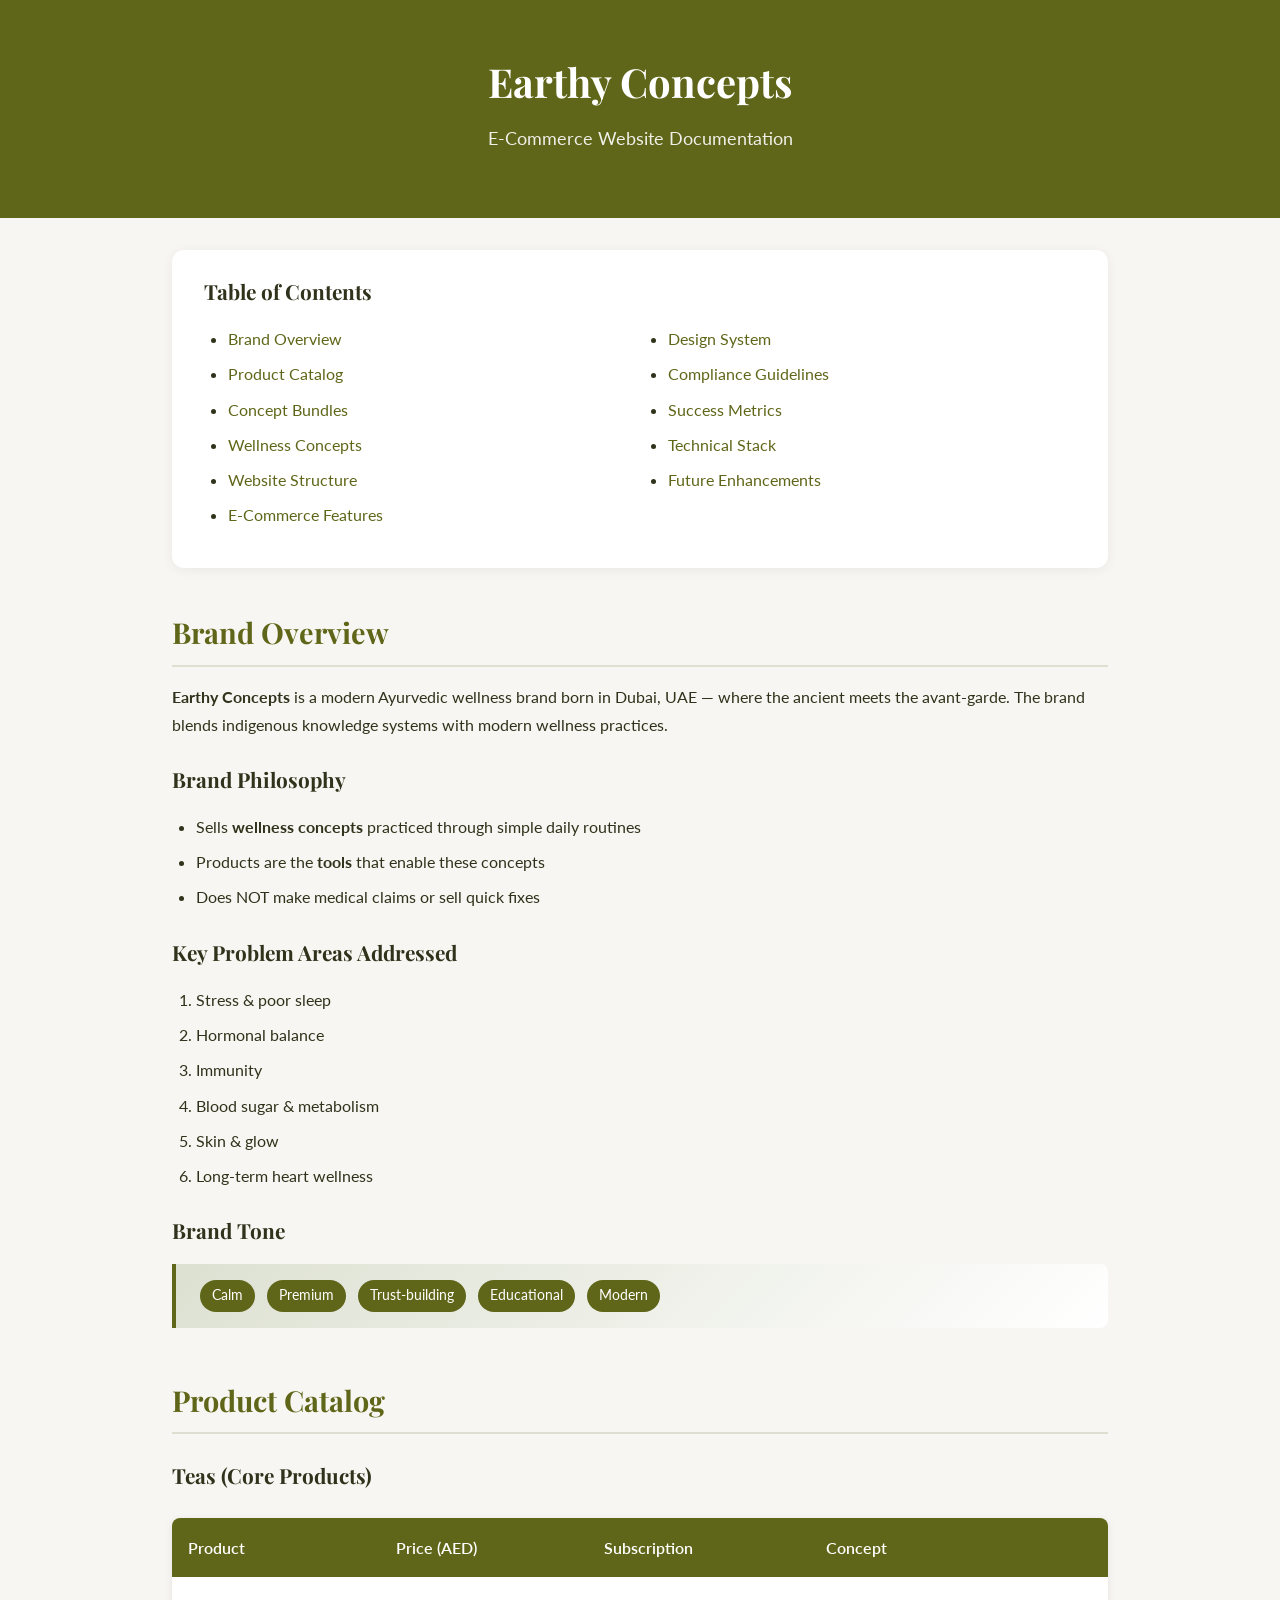
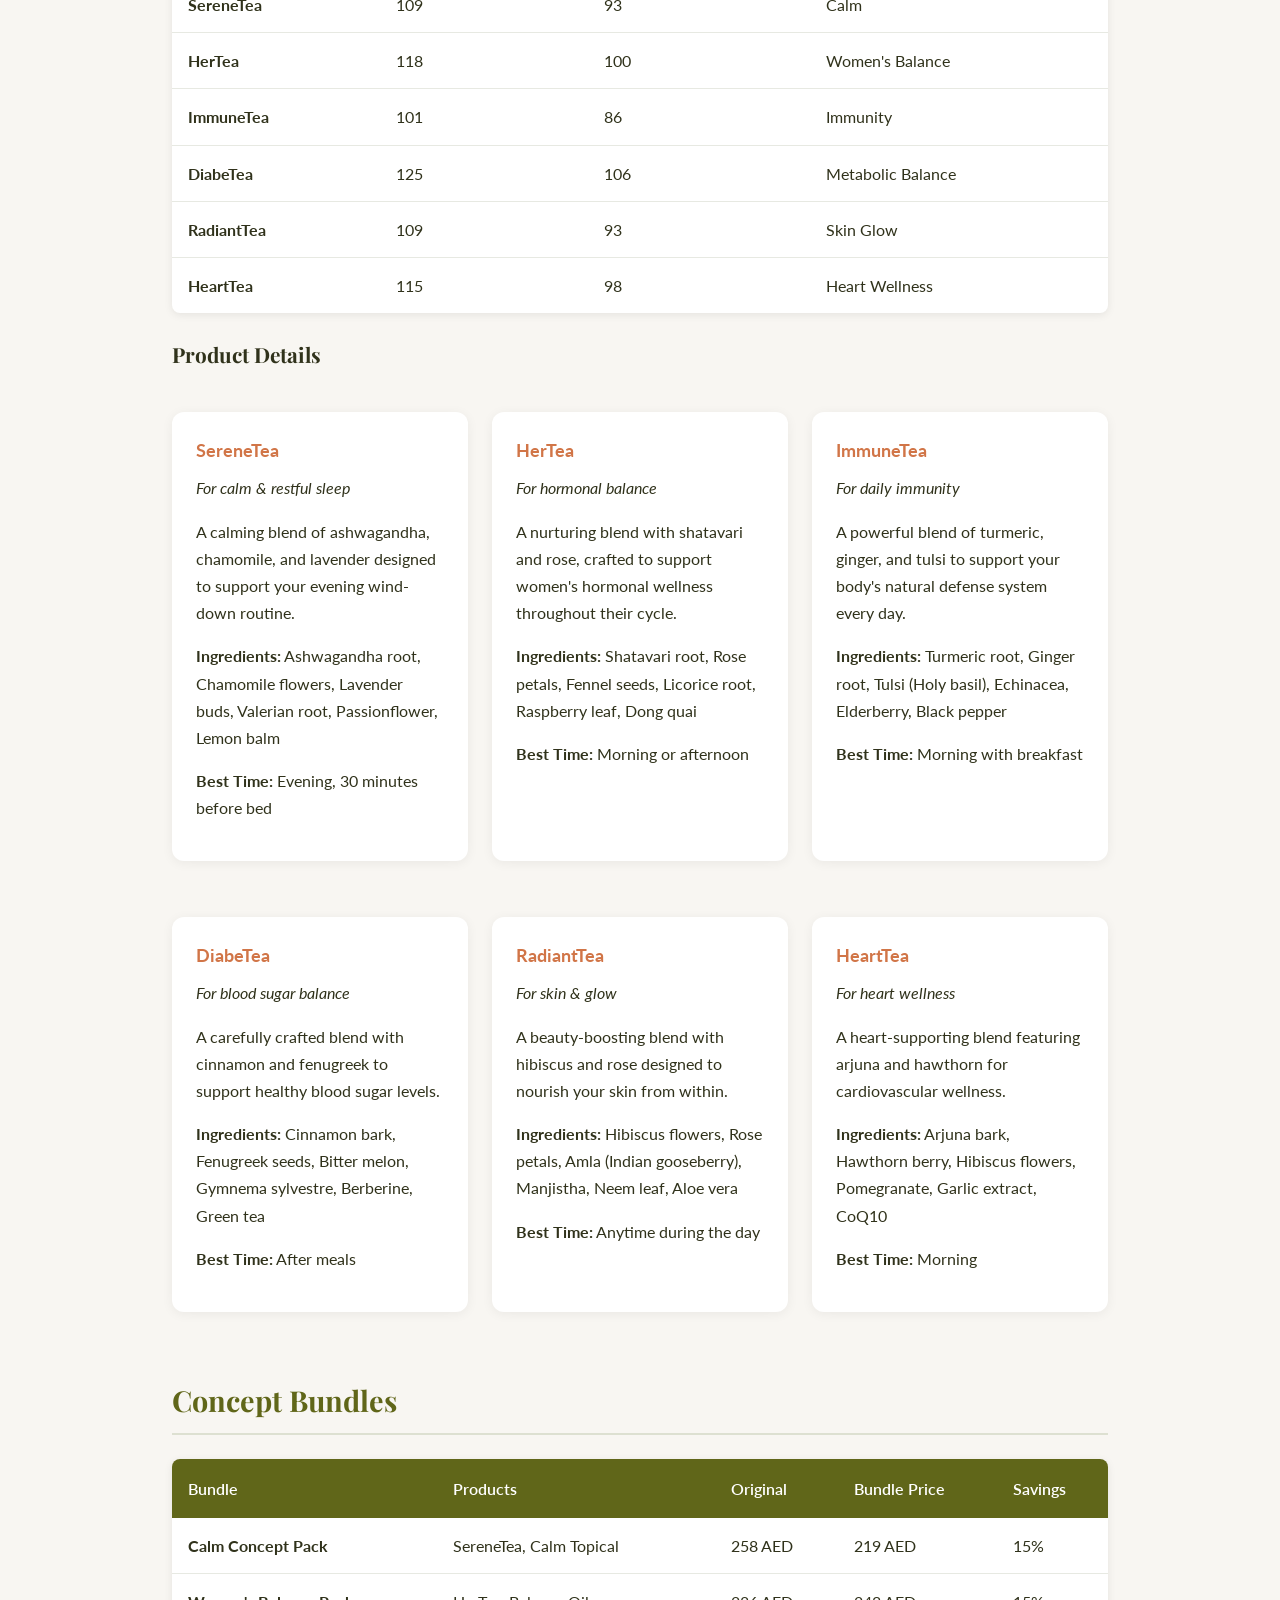
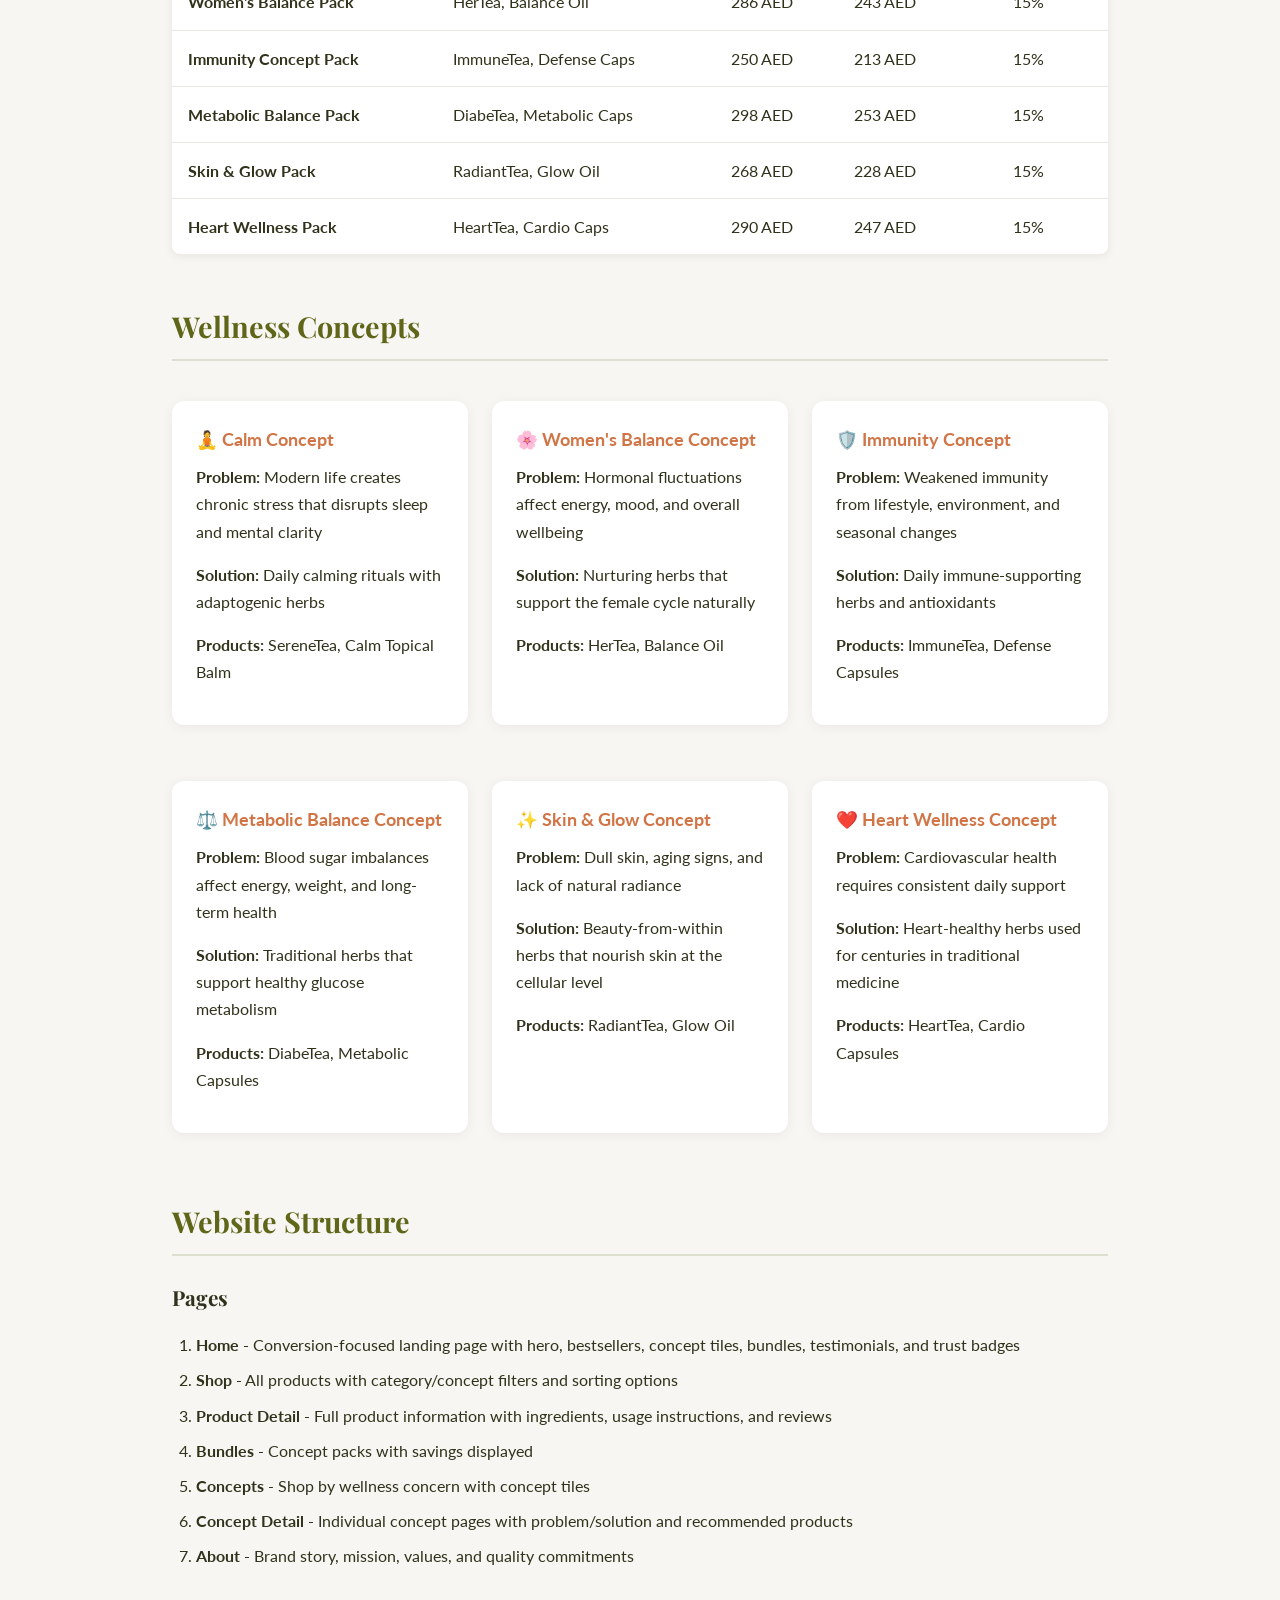
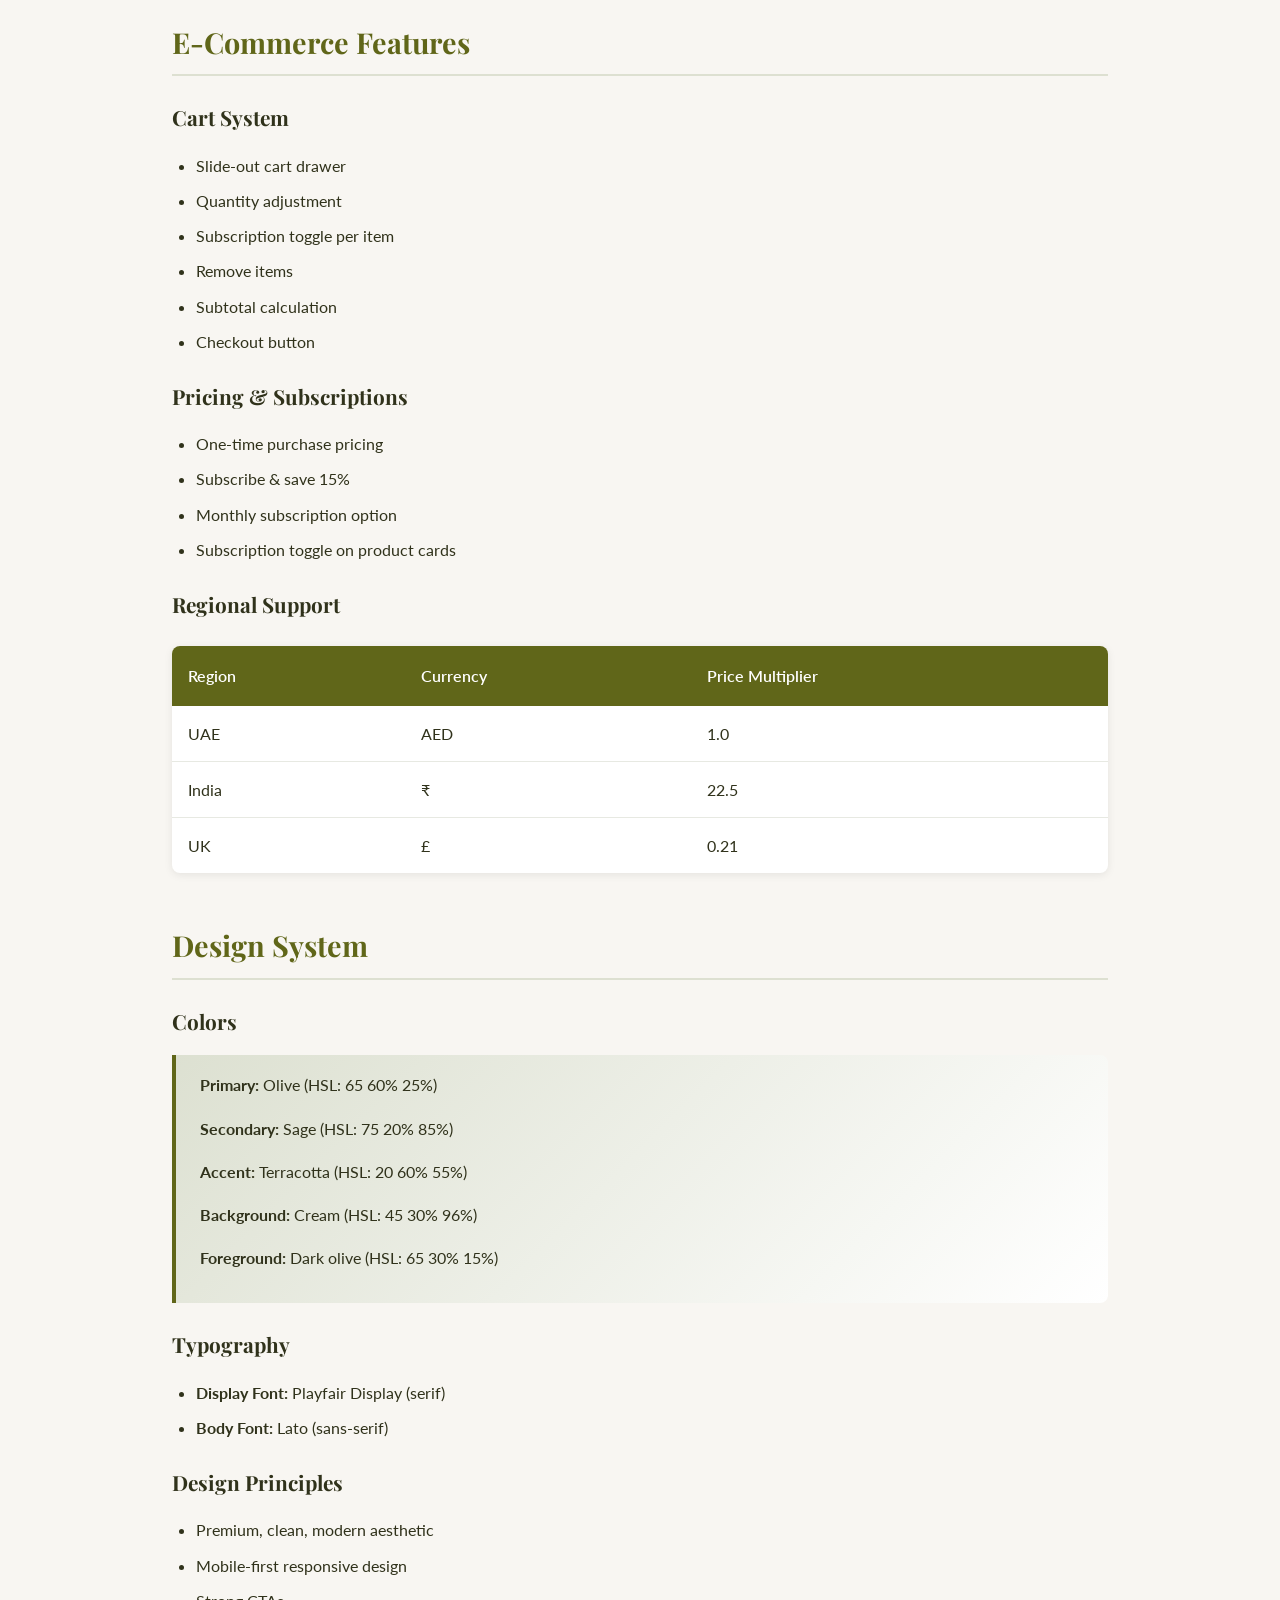
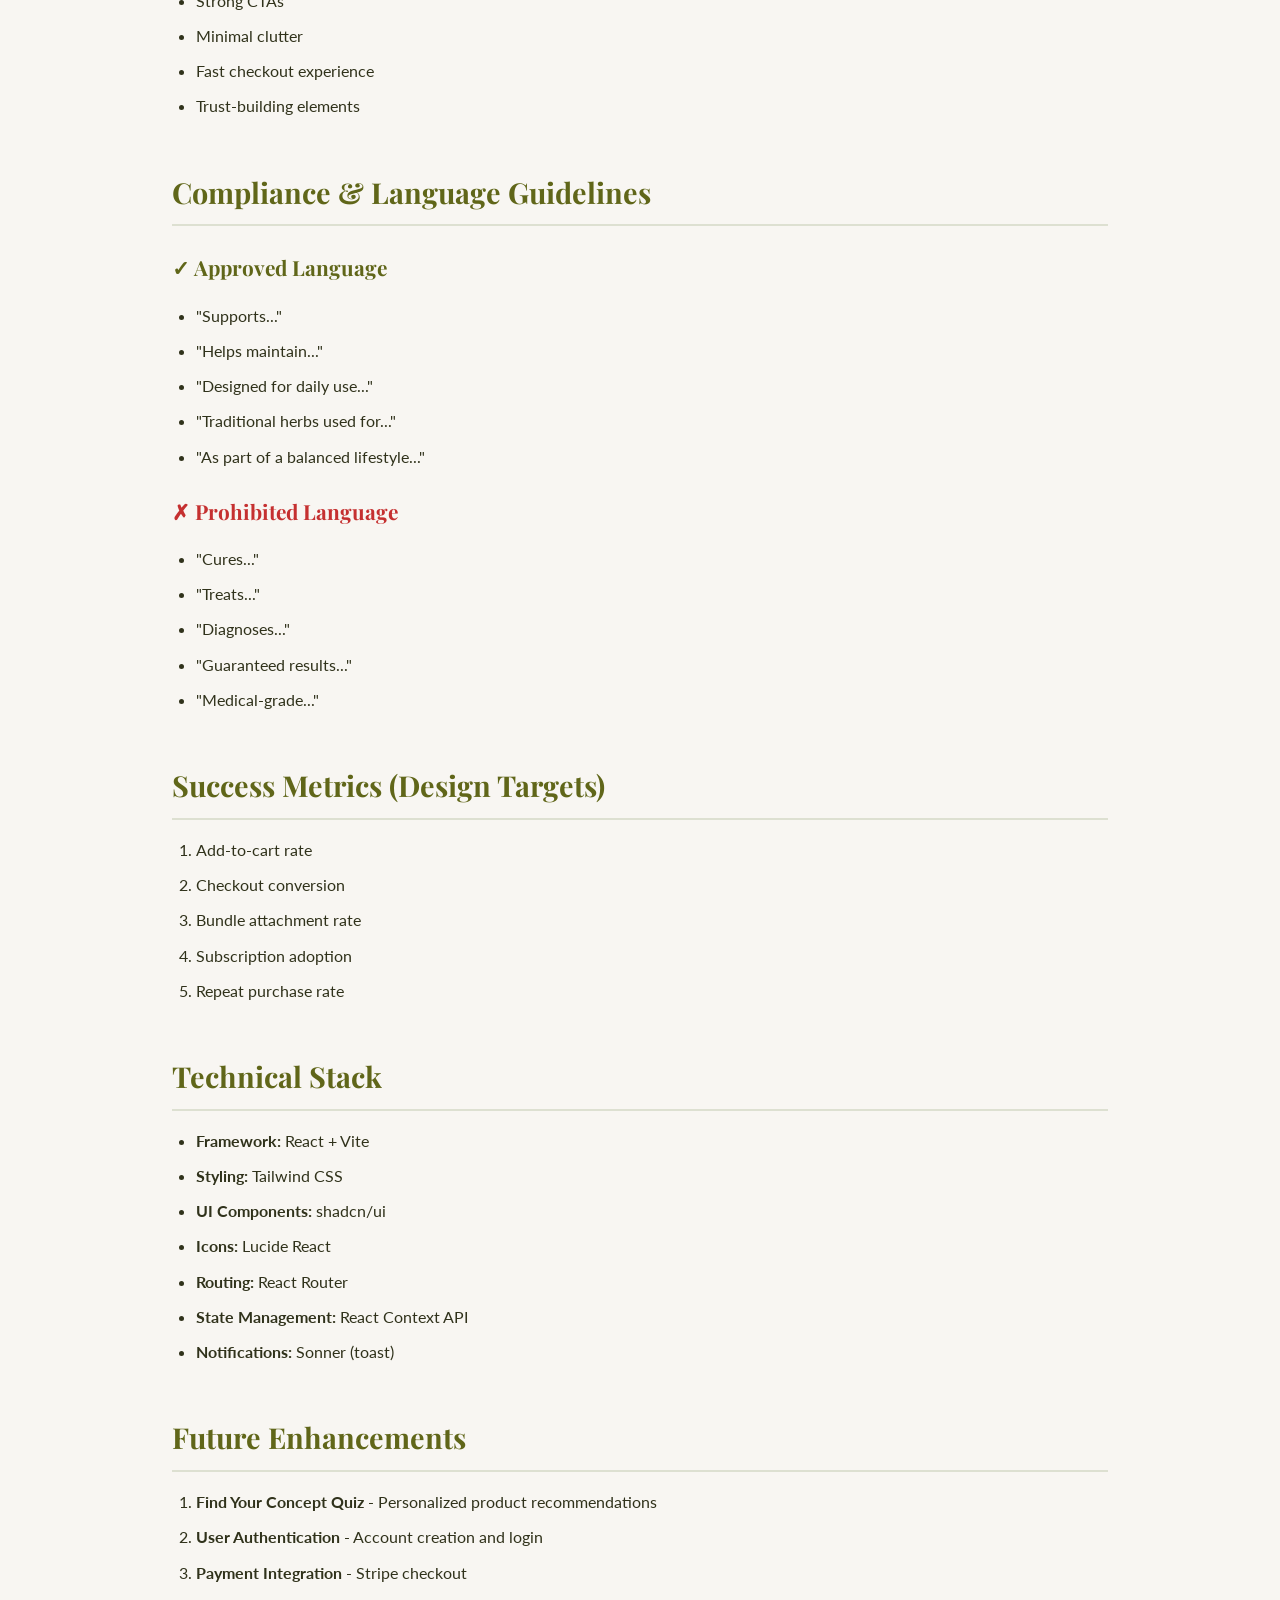
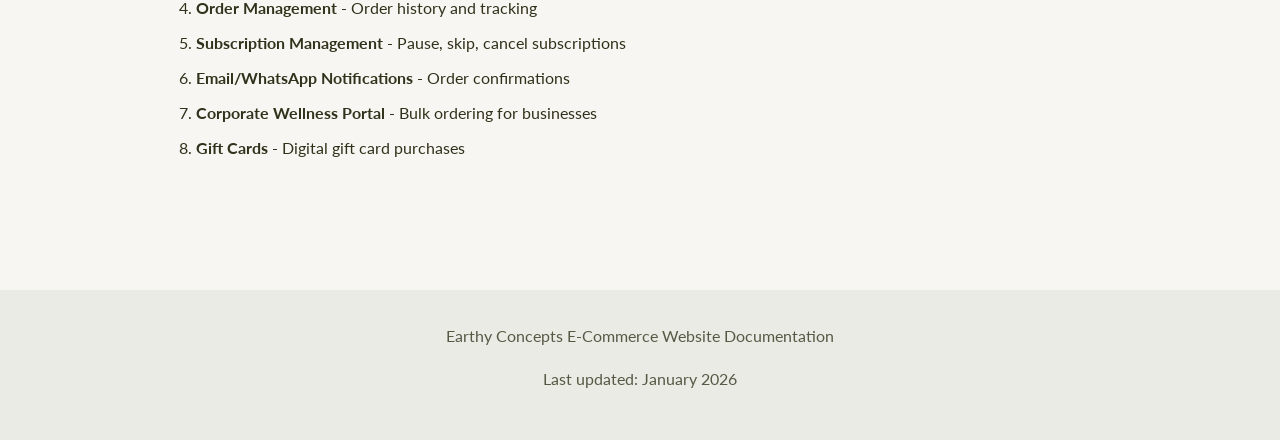
<file: public/documentation.html>
<!DOCTYPE html>
<html lang="en">
<head>
  <meta charset="UTF-8">
  <meta name="viewport" content="width=device-width, initial-scale=1.0">
  <title>Earthy Concepts - E-Commerce Documentation</title>
  <link href="https://fonts.googleapis.com/css2?family=Playfair+Display:wght@400;600;700&family=Lato:wght@400;500;600&display=swap" rel="stylesheet">
  <style>
    :root {
      --primary: hsl(65, 60%, 25%);
      --secondary: hsl(75, 20%, 85%);
      --accent: hsl(20, 60%, 55%);
      --background: hsl(45, 30%, 96%);
      --foreground: hsl(65, 30%, 15%);
      --muted: hsl(75, 15%, 90%);
    }
    
    * {
      margin: 0;
      padding: 0;
      box-sizing: border-box;
    }
    
    body {
      font-family: 'Lato', sans-serif;
      background: var(--background);
      color: var(--foreground);
      line-height: 1.7;
      padding: 0;
    }
    
    .header {
      background: var(--primary);
      color: white;
      padding: 3rem 2rem;
      text-align: center;
    }
    
    .header h1 {
      font-family: 'Playfair Display', serif;
      font-size: 2.5rem;
      margin-bottom: 0.5rem;
    }
    
    .header p {
      opacity: 0.9;
      font-size: 1.1rem;
    }
    
    .container {
      max-width: 1000px;
      margin: 0 auto;
      padding: 2rem;
    }
    
    h2 {
      font-family: 'Playfair Display', serif;
      color: var(--primary);
      font-size: 1.8rem;
      margin: 2.5rem 0 1rem;
      padding-bottom: 0.5rem;
      border-bottom: 2px solid var(--secondary);
    }
    
    h3 {
      font-family: 'Playfair Display', serif;
      color: var(--foreground);
      font-size: 1.3rem;
      margin: 1.5rem 0 0.75rem;
    }
    
    h4 {
      color: var(--accent);
      font-size: 1.1rem;
      margin: 1.25rem 0 0.5rem;
    }
    
    p {
      margin-bottom: 1rem;
    }
    
    ul, ol {
      margin: 1rem 0 1rem 1.5rem;
    }
    
    li {
      margin-bottom: 0.5rem;
    }
    
    table {
      width: 100%;
      border-collapse: collapse;
      margin: 1.5rem 0;
      background: white;
      border-radius: 8px;
      overflow: hidden;
      box-shadow: 0 2px 8px rgba(0,0,0,0.08);
    }
    
    th {
      background: var(--primary);
      color: white;
      padding: 1rem;
      text-align: left;
      font-weight: 600;
    }
    
    td {
      padding: 0.875rem 1rem;
      border-bottom: 1px solid var(--muted);
    }
    
    tr:last-child td {
      border-bottom: none;
    }
    
    tr:hover {
      background: var(--muted);
    }
    
    .card {
      background: white;
      border-radius: 12px;
      padding: 1.5rem;
      margin: 1rem 0;
      box-shadow: 0 2px 12px rgba(0,0,0,0.06);
    }
    
    .card h4 {
      margin-top: 0;
    }
    
    .badge {
      display: inline-block;
      background: var(--accent);
      color: white;
      padding: 0.25rem 0.75rem;
      border-radius: 20px;
      font-size: 0.85rem;
      margin-right: 0.5rem;
    }
    
    .badge.green {
      background: var(--primary);
    }
    
    .section {
      margin-bottom: 3rem;
    }
    
    .grid {
      display: grid;
      grid-template-columns: repeat(auto-fit, minmax(280px, 1fr));
      gap: 1.5rem;
      margin: 1.5rem 0;
    }
    
    .highlight {
      background: linear-gradient(135deg, var(--secondary), white);
      border-left: 4px solid var(--primary);
      padding: 1rem 1.5rem;
      margin: 1rem 0;
      border-radius: 0 8px 8px 0;
    }
    
    .approved {
      color: var(--primary);
    }
    
    .prohibited {
      color: #c53030;
    }
    
    .toc {
      background: white;
      padding: 1.5rem 2rem;
      border-radius: 12px;
      margin-bottom: 2rem;
      box-shadow: 0 2px 12px rgba(0,0,0,0.06);
    }
    
    .toc h3 {
      margin-top: 0;
    }
    
    .toc ul {
      columns: 2;
      column-gap: 2rem;
    }
    
    .toc a {
      color: var(--primary);
      text-decoration: none;
    }
    
    .toc a:hover {
      text-decoration: underline;
    }
    
    .footer {
      text-align: center;
      padding: 2rem;
      background: var(--muted);
      margin-top: 3rem;
      color: var(--foreground);
      opacity: 0.8;
    }
    
    @media (max-width: 768px) {
      .header h1 {
        font-size: 1.8rem;
      }
      
      .toc ul {
        columns: 1;
      }
      
      table {
        font-size: 0.9rem;
      }
      
      th, td {
        padding: 0.6rem;
      }
    }
    
    @media print {
      .header {
        background: white;
        color: var(--primary);
        border-bottom: 2px solid var(--primary);
      }
      
      .card, .toc {
        box-shadow: none;
        border: 1px solid var(--muted);
      }
    }
  </style>
</head>
<body>
  <div class="header">
    <h1>Earthy Concepts</h1>
    <p>E-Commerce Website Documentation</p>
  </div>
  
  <div class="container">
    <nav class="toc">
      <h3>Table of Contents</h3>
      <ul>
        <li><a href="#brand">Brand Overview</a></li>
        <li><a href="#products">Product Catalog</a></li>
        <li><a href="#bundles">Concept Bundles</a></li>
        <li><a href="#concepts">Wellness Concepts</a></li>
        <li><a href="#website">Website Structure</a></li>
        <li><a href="#ecommerce">E-Commerce Features</a></li>
        <li><a href="#design">Design System</a></li>
        <li><a href="#compliance">Compliance Guidelines</a></li>
        <li><a href="#metrics">Success Metrics</a></li>
        <li><a href="#tech">Technical Stack</a></li>
        <li><a href="#future">Future Enhancements</a></li>
      </ul>
    </nav>
    
    <section id="brand" class="section">
      <h2>Brand Overview</h2>
      <p><strong>Earthy Concepts</strong> is a modern Ayurvedic wellness brand born in Dubai, UAE — where the ancient meets the avant-garde. The brand blends indigenous knowledge systems with modern wellness practices.</p>
      
      <h3>Brand Philosophy</h3>
      <ul>
        <li>Sells <strong>wellness concepts</strong> practiced through simple daily routines</li>
        <li>Products are the <strong>tools</strong> that enable these concepts</li>
        <li>Does NOT make medical claims or sell quick fixes</li>
      </ul>
      
      <h3>Key Problem Areas Addressed</h3>
      <ol>
        <li>Stress & poor sleep</li>
        <li>Hormonal balance</li>
        <li>Immunity</li>
        <li>Blood sugar & metabolism</li>
        <li>Skin & glow</li>
        <li>Long-term heart wellness</li>
      </ol>
      
      <h3>Brand Tone</h3>
      <div class="highlight">
        <span class="badge green">Calm</span>
        <span class="badge green">Premium</span>
        <span class="badge green">Trust-building</span>
        <span class="badge green">Educational</span>
        <span class="badge green">Modern</span>
      </div>
    </section>
    
    <section id="products" class="section">
      <h2>Product Catalog</h2>
      
      <h3>Teas (Core Products)</h3>
      <table>
        <thead>
          <tr>
            <th>Product</th>
            <th>Price (AED)</th>
            <th>Subscription</th>
            <th>Concept</th>
          </tr>
        </thead>
        <tbody>
          <tr>
            <td><strong>SereneTea</strong></td>
            <td>109</td>
            <td>93</td>
            <td>Calm</td>
          </tr>
          <tr>
            <td><strong>HerTea</strong></td>
            <td>118</td>
            <td>100</td>
            <td>Women's Balance</td>
          </tr>
          <tr>
            <td><strong>ImmuneTea</strong></td>
            <td>101</td>
            <td>86</td>
            <td>Immunity</td>
          </tr>
          <tr>
            <td><strong>DiabeTea</strong></td>
            <td>125</td>
            <td>106</td>
            <td>Metabolic Balance</td>
          </tr>
          <tr>
            <td><strong>RadiantTea</strong></td>
            <td>109</td>
            <td>93</td>
            <td>Skin Glow</td>
          </tr>
          <tr>
            <td><strong>HeartTea</strong></td>
            <td>115</td>
            <td>98</td>
            <td>Heart Wellness</td>
          </tr>
        </tbody>
      </table>
      
      <h3>Product Details</h3>
      
      <div class="grid">
        <div class="card">
          <h4>SereneTea</h4>
          <p><em>For calm & restful sleep</em></p>
          <p>A calming blend of ashwagandha, chamomile, and lavender designed to support your evening wind-down routine.</p>
          <p><strong>Ingredients:</strong> Ashwagandha root, Chamomile flowers, Lavender buds, Valerian root, Passionflower, Lemon balm</p>
          <p><strong>Best Time:</strong> Evening, 30 minutes before bed</p>
        </div>
        
        <div class="card">
          <h4>HerTea</h4>
          <p><em>For hormonal balance</em></p>
          <p>A nurturing blend with shatavari and rose, crafted to support women's hormonal wellness throughout their cycle.</p>
          <p><strong>Ingredients:</strong> Shatavari root, Rose petals, Fennel seeds, Licorice root, Raspberry leaf, Dong quai</p>
          <p><strong>Best Time:</strong> Morning or afternoon</p>
        </div>
        
        <div class="card">
          <h4>ImmuneTea</h4>
          <p><em>For daily immunity</em></p>
          <p>A powerful blend of turmeric, ginger, and tulsi to support your body's natural defense system every day.</p>
          <p><strong>Ingredients:</strong> Turmeric root, Ginger root, Tulsi (Holy basil), Echinacea, Elderberry, Black pepper</p>
          <p><strong>Best Time:</strong> Morning with breakfast</p>
        </div>
        
        <div class="card">
          <h4>DiabeTea</h4>
          <p><em>For blood sugar balance</em></p>
          <p>A carefully crafted blend with cinnamon and fenugreek to support healthy blood sugar levels.</p>
          <p><strong>Ingredients:</strong> Cinnamon bark, Fenugreek seeds, Bitter melon, Gymnema sylvestre, Berberine, Green tea</p>
          <p><strong>Best Time:</strong> After meals</p>
        </div>
        
        <div class="card">
          <h4>RadiantTea</h4>
          <p><em>For skin & glow</em></p>
          <p>A beauty-boosting blend with hibiscus and rose designed to nourish your skin from within.</p>
          <p><strong>Ingredients:</strong> Hibiscus flowers, Rose petals, Amla (Indian gooseberry), Manjistha, Neem leaf, Aloe vera</p>
          <p><strong>Best Time:</strong> Anytime during the day</p>
        </div>
        
        <div class="card">
          <h4>HeartTea</h4>
          <p><em>For heart wellness</em></p>
          <p>A heart-supporting blend featuring arjuna and hawthorn for cardiovascular wellness.</p>
          <p><strong>Ingredients:</strong> Arjuna bark, Hawthorn berry, Hibiscus flowers, Pomegranate, Garlic extract, CoQ10</p>
          <p><strong>Best Time:</strong> Morning</p>
        </div>
      </div>
    </section>
    
    <section id="bundles" class="section">
      <h2>Concept Bundles</h2>
      <table>
        <thead>
          <tr>
            <th>Bundle</th>
            <th>Products</th>
            <th>Original</th>
            <th>Bundle Price</th>
            <th>Savings</th>
          </tr>
        </thead>
        <tbody>
          <tr>
            <td><strong>Calm Concept Pack</strong></td>
            <td>SereneTea, Calm Topical</td>
            <td>258 AED</td>
            <td>219 AED</td>
            <td>15%</td>
          </tr>
          <tr>
            <td><strong>Women's Balance Pack</strong></td>
            <td>HerTea, Balance Oil</td>
            <td>286 AED</td>
            <td>243 AED</td>
            <td>15%</td>
          </tr>
          <tr>
            <td><strong>Immunity Concept Pack</strong></td>
            <td>ImmuneTea, Defense Caps</td>
            <td>250 AED</td>
            <td>213 AED</td>
            <td>15%</td>
          </tr>
          <tr>
            <td><strong>Metabolic Balance Pack</strong></td>
            <td>DiabeTea, Metabolic Caps</td>
            <td>298 AED</td>
            <td>253 AED</td>
            <td>15%</td>
          </tr>
          <tr>
            <td><strong>Skin & Glow Pack</strong></td>
            <td>RadiantTea, Glow Oil</td>
            <td>268 AED</td>
            <td>228 AED</td>
            <td>15%</td>
          </tr>
          <tr>
            <td><strong>Heart Wellness Pack</strong></td>
            <td>HeartTea, Cardio Caps</td>
            <td>290 AED</td>
            <td>247 AED</td>
            <td>15%</td>
          </tr>
        </tbody>
      </table>
    </section>
    
    <section id="concepts" class="section">
      <h2>Wellness Concepts</h2>
      
      <div class="grid">
        <div class="card">
          <h4>🧘 Calm Concept</h4>
          <p><strong>Problem:</strong> Modern life creates chronic stress that disrupts sleep and mental clarity</p>
          <p><strong>Solution:</strong> Daily calming rituals with adaptogenic herbs</p>
          <p><strong>Products:</strong> SereneTea, Calm Topical Balm</p>
        </div>
        
        <div class="card">
          <h4>🌸 Women's Balance Concept</h4>
          <p><strong>Problem:</strong> Hormonal fluctuations affect energy, mood, and overall wellbeing</p>
          <p><strong>Solution:</strong> Nurturing herbs that support the female cycle naturally</p>
          <p><strong>Products:</strong> HerTea, Balance Oil</p>
        </div>
        
        <div class="card">
          <h4>🛡️ Immunity Concept</h4>
          <p><strong>Problem:</strong> Weakened immunity from lifestyle, environment, and seasonal changes</p>
          <p><strong>Solution:</strong> Daily immune-supporting herbs and antioxidants</p>
          <p><strong>Products:</strong> ImmuneTea, Defense Capsules</p>
        </div>
        
        <div class="card">
          <h4>⚖️ Metabolic Balance Concept</h4>
          <p><strong>Problem:</strong> Blood sugar imbalances affect energy, weight, and long-term health</p>
          <p><strong>Solution:</strong> Traditional herbs that support healthy glucose metabolism</p>
          <p><strong>Products:</strong> DiabeTea, Metabolic Capsules</p>
        </div>
        
        <div class="card">
          <h4>✨ Skin & Glow Concept</h4>
          <p><strong>Problem:</strong> Dull skin, aging signs, and lack of natural radiance</p>
          <p><strong>Solution:</strong> Beauty-from-within herbs that nourish skin at the cellular level</p>
          <p><strong>Products:</strong> RadiantTea, Glow Oil</p>
        </div>
        
        <div class="card">
          <h4>❤️ Heart Wellness Concept</h4>
          <p><strong>Problem:</strong> Cardiovascular health requires consistent daily support</p>
          <p><strong>Solution:</strong> Heart-healthy herbs used for centuries in traditional medicine</p>
          <p><strong>Products:</strong> HeartTea, Cardio Capsules</p>
        </div>
      </div>
    </section>
    
    <section id="website" class="section">
      <h2>Website Structure</h2>
      
      <h3>Pages</h3>
      <ol>
        <li><strong>Home</strong> - Conversion-focused landing page with hero, bestsellers, concept tiles, bundles, testimonials, and trust badges</li>
        <li><strong>Shop</strong> - All products with category/concept filters and sorting options</li>
        <li><strong>Product Detail</strong> - Full product information with ingredients, usage instructions, and reviews</li>
        <li><strong>Bundles</strong> - Concept packs with savings displayed</li>
        <li><strong>Concepts</strong> - Shop by wellness concern with concept tiles</li>
        <li><strong>Concept Detail</strong> - Individual concept pages with problem/solution and recommended products</li>
        <li><strong>About</strong> - Brand story, mission, values, and quality commitments</li>
      </ol>
    </section>
    
    <section id="ecommerce" class="section">
      <h2>E-Commerce Features</h2>
      
      <h3>Cart System</h3>
      <ul>
        <li>Slide-out cart drawer</li>
        <li>Quantity adjustment</li>
        <li>Subscription toggle per item</li>
        <li>Remove items</li>
        <li>Subtotal calculation</li>
        <li>Checkout button</li>
      </ul>
      
      <h3>Pricing & Subscriptions</h3>
      <ul>
        <li>One-time purchase pricing</li>
        <li>Subscribe & save 15%</li>
        <li>Monthly subscription option</li>
        <li>Subscription toggle on product cards</li>
      </ul>
      
      <h3>Regional Support</h3>
      <table>
        <thead>
          <tr>
            <th>Region</th>
            <th>Currency</th>
            <th>Price Multiplier</th>
          </tr>
        </thead>
        <tbody>
          <tr><td>UAE</td><td>AED</td><td>1.0</td></tr>
          <tr><td>India</td><td>₹</td><td>22.5</td></tr>
          <tr><td>UK</td><td>£</td><td>0.21</td></tr>
        </tbody>
      </table>
    </section>
    
    <section id="design" class="section">
      <h2>Design System</h2>
      
      <h3>Colors</h3>
      <div class="highlight">
        <p><strong>Primary:</strong> Olive (HSL: 65 60% 25%)</p>
        <p><strong>Secondary:</strong> Sage (HSL: 75 20% 85%)</p>
        <p><strong>Accent:</strong> Terracotta (HSL: 20 60% 55%)</p>
        <p><strong>Background:</strong> Cream (HSL: 45 30% 96%)</p>
        <p><strong>Foreground:</strong> Dark olive (HSL: 65 30% 15%)</p>
      </div>
      
      <h3>Typography</h3>
      <ul>
        <li><strong>Display Font:</strong> Playfair Display (serif)</li>
        <li><strong>Body Font:</strong> Lato (sans-serif)</li>
      </ul>
      
      <h3>Design Principles</h3>
      <ul>
        <li>Premium, clean, modern aesthetic</li>
        <li>Mobile-first responsive design</li>
        <li>Strong CTAs</li>
        <li>Minimal clutter</li>
        <li>Fast checkout experience</li>
        <li>Trust-building elements</li>
      </ul>
    </section>
    
    <section id="compliance" class="section">
      <h2>Compliance & Language Guidelines</h2>
      
      <h3 class="approved">✓ Approved Language</h3>
      <ul>
        <li>"Supports..."</li>
        <li>"Helps maintain..."</li>
        <li>"Designed for daily use..."</li>
        <li>"Traditional herbs used for..."</li>
        <li>"As part of a balanced lifestyle..."</li>
      </ul>
      
      <h3 class="prohibited">✗ Prohibited Language</h3>
      <ul>
        <li>"Cures..."</li>
        <li>"Treats..."</li>
        <li>"Diagnoses..."</li>
        <li>"Guaranteed results..."</li>
        <li>"Medical-grade..."</li>
      </ul>
    </section>
    
    <section id="metrics" class="section">
      <h2>Success Metrics (Design Targets)</h2>
      <ol>
        <li>Add-to-cart rate</li>
        <li>Checkout conversion</li>
        <li>Bundle attachment rate</li>
        <li>Subscription adoption</li>
        <li>Repeat purchase rate</li>
      </ol>
    </section>
    
    <section id="tech" class="section">
      <h2>Technical Stack</h2>
      <ul>
        <li><strong>Framework:</strong> React + Vite</li>
        <li><strong>Styling:</strong> Tailwind CSS</li>
        <li><strong>UI Components:</strong> shadcn/ui</li>
        <li><strong>Icons:</strong> Lucide React</li>
        <li><strong>Routing:</strong> React Router</li>
        <li><strong>State Management:</strong> React Context API</li>
        <li><strong>Notifications:</strong> Sonner (toast)</li>
      </ul>
    </section>
    
    <section id="future" class="section">
      <h2>Future Enhancements</h2>
      <ol>
        <li><strong>Find Your Concept Quiz</strong> - Personalized product recommendations</li>
        <li><strong>User Authentication</strong> - Account creation and login</li>
        <li><strong>Payment Integration</strong> - Stripe checkout</li>
        <li><strong>Order Management</strong> - Order history and tracking</li>
        <li><strong>Subscription Management</strong> - Pause, skip, cancel subscriptions</li>
        <li><strong>Email/WhatsApp Notifications</strong> - Order confirmations</li>
        <li><strong>Corporate Wellness Portal</strong> - Bulk ordering for businesses</li>
        <li><strong>Gift Cards</strong> - Digital gift card purchases</li>
      </ol>
    </section>
  </div>
  
  <footer class="footer">
    <p>Earthy Concepts E-Commerce Website Documentation</p>
    <p>Last updated: January 2026</p>
  </footer>
</body>
</html>
</file>
